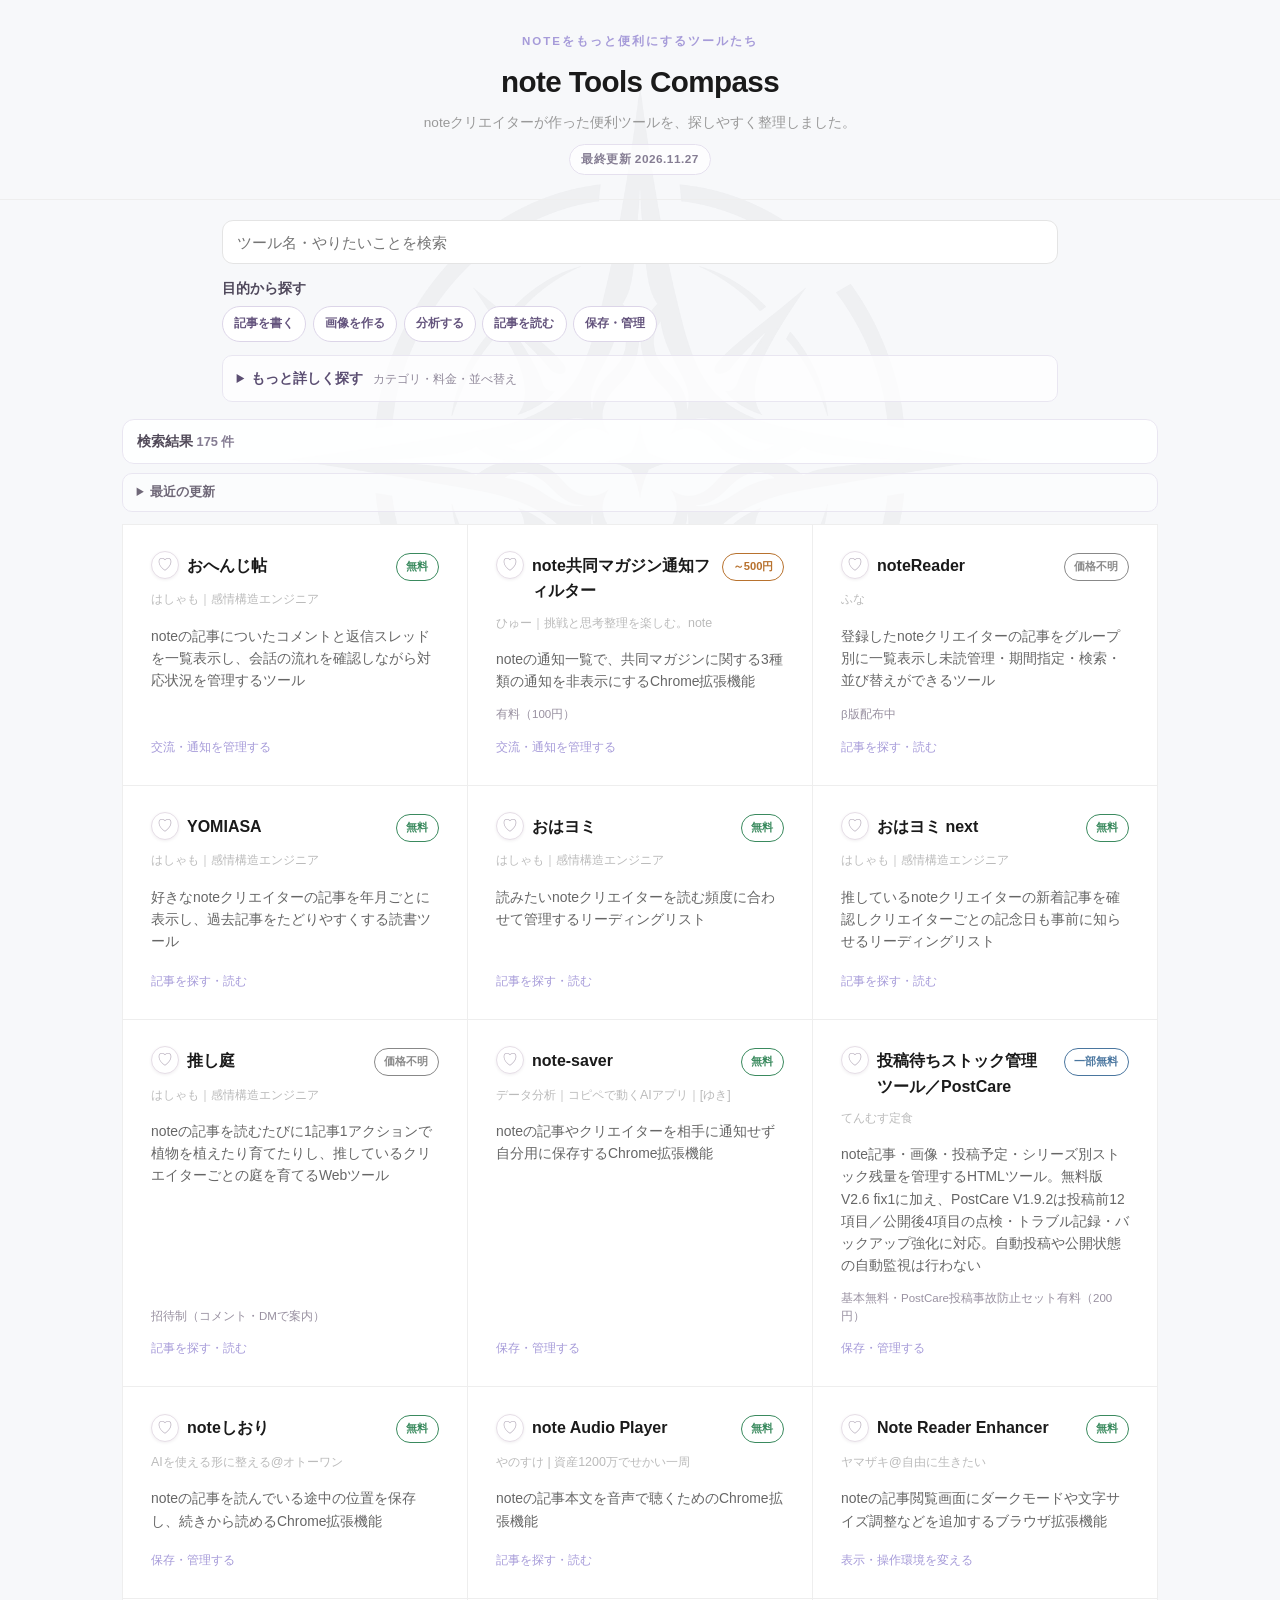
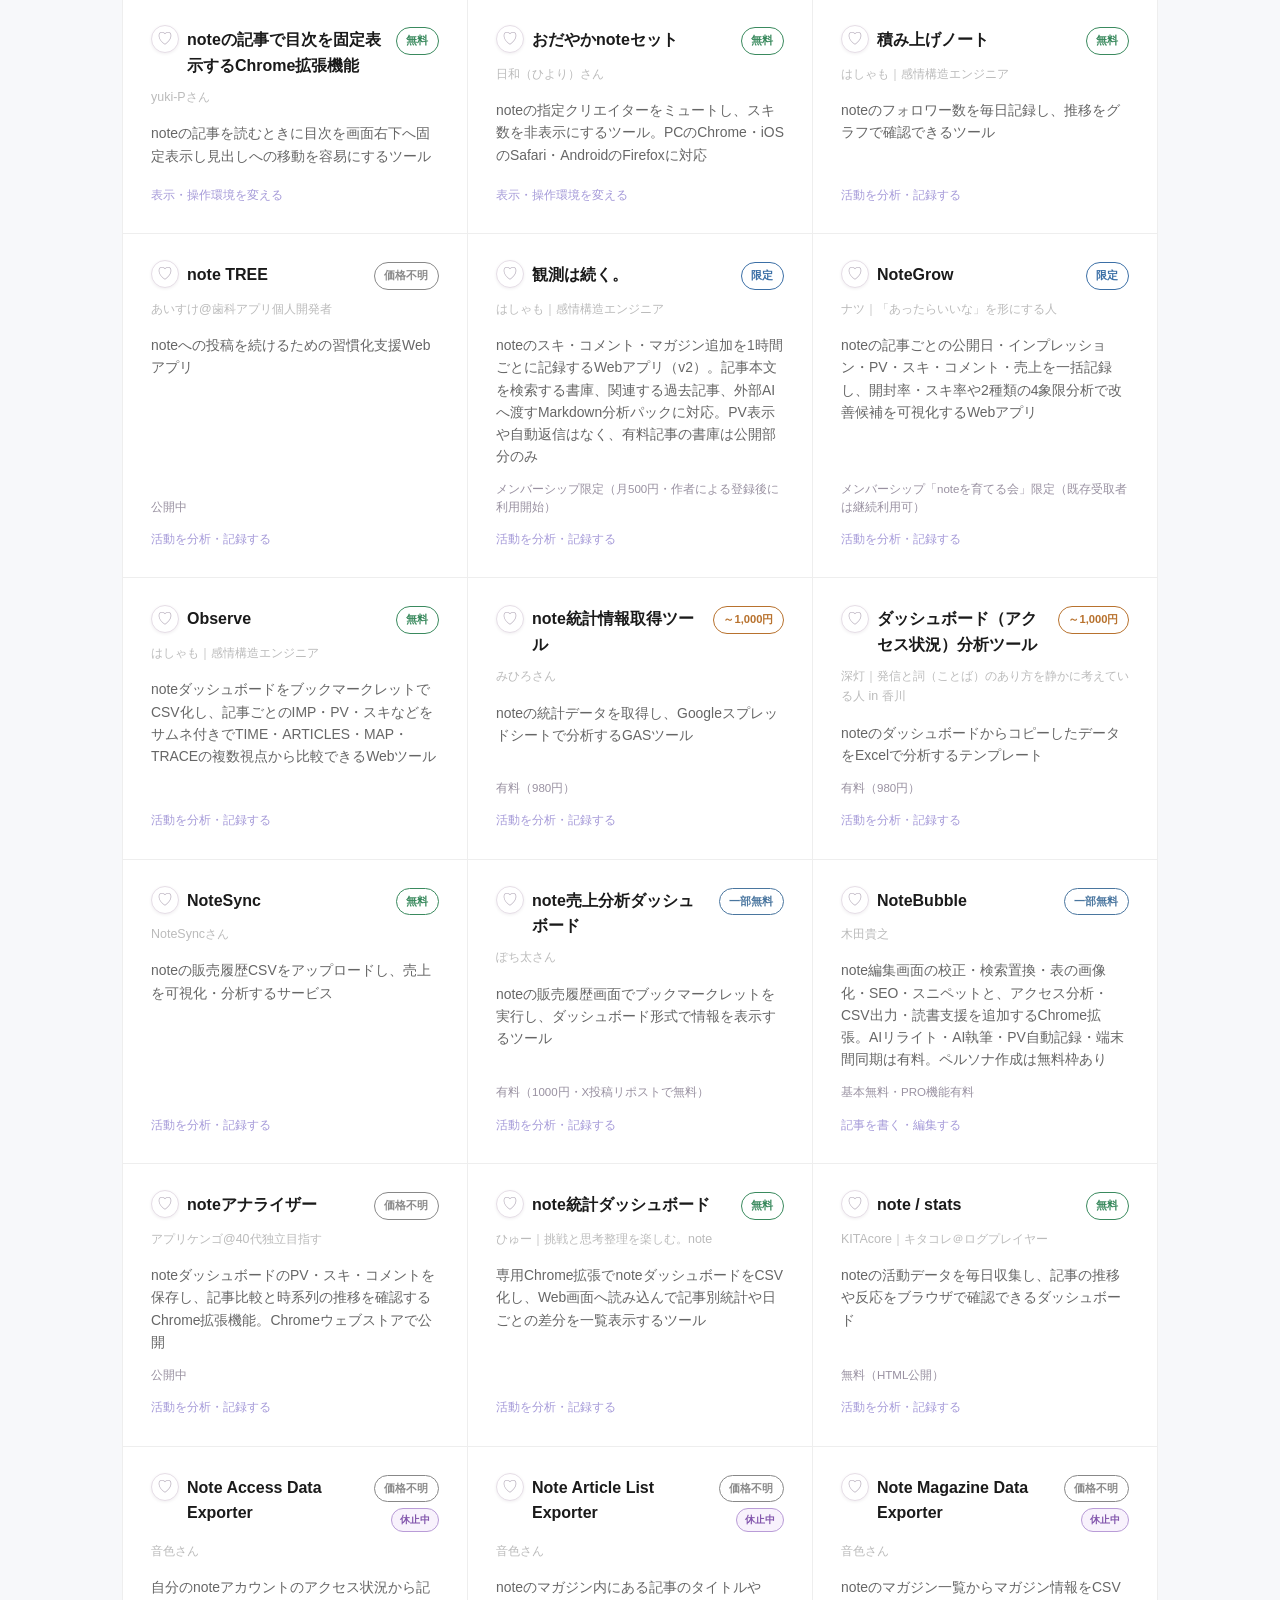
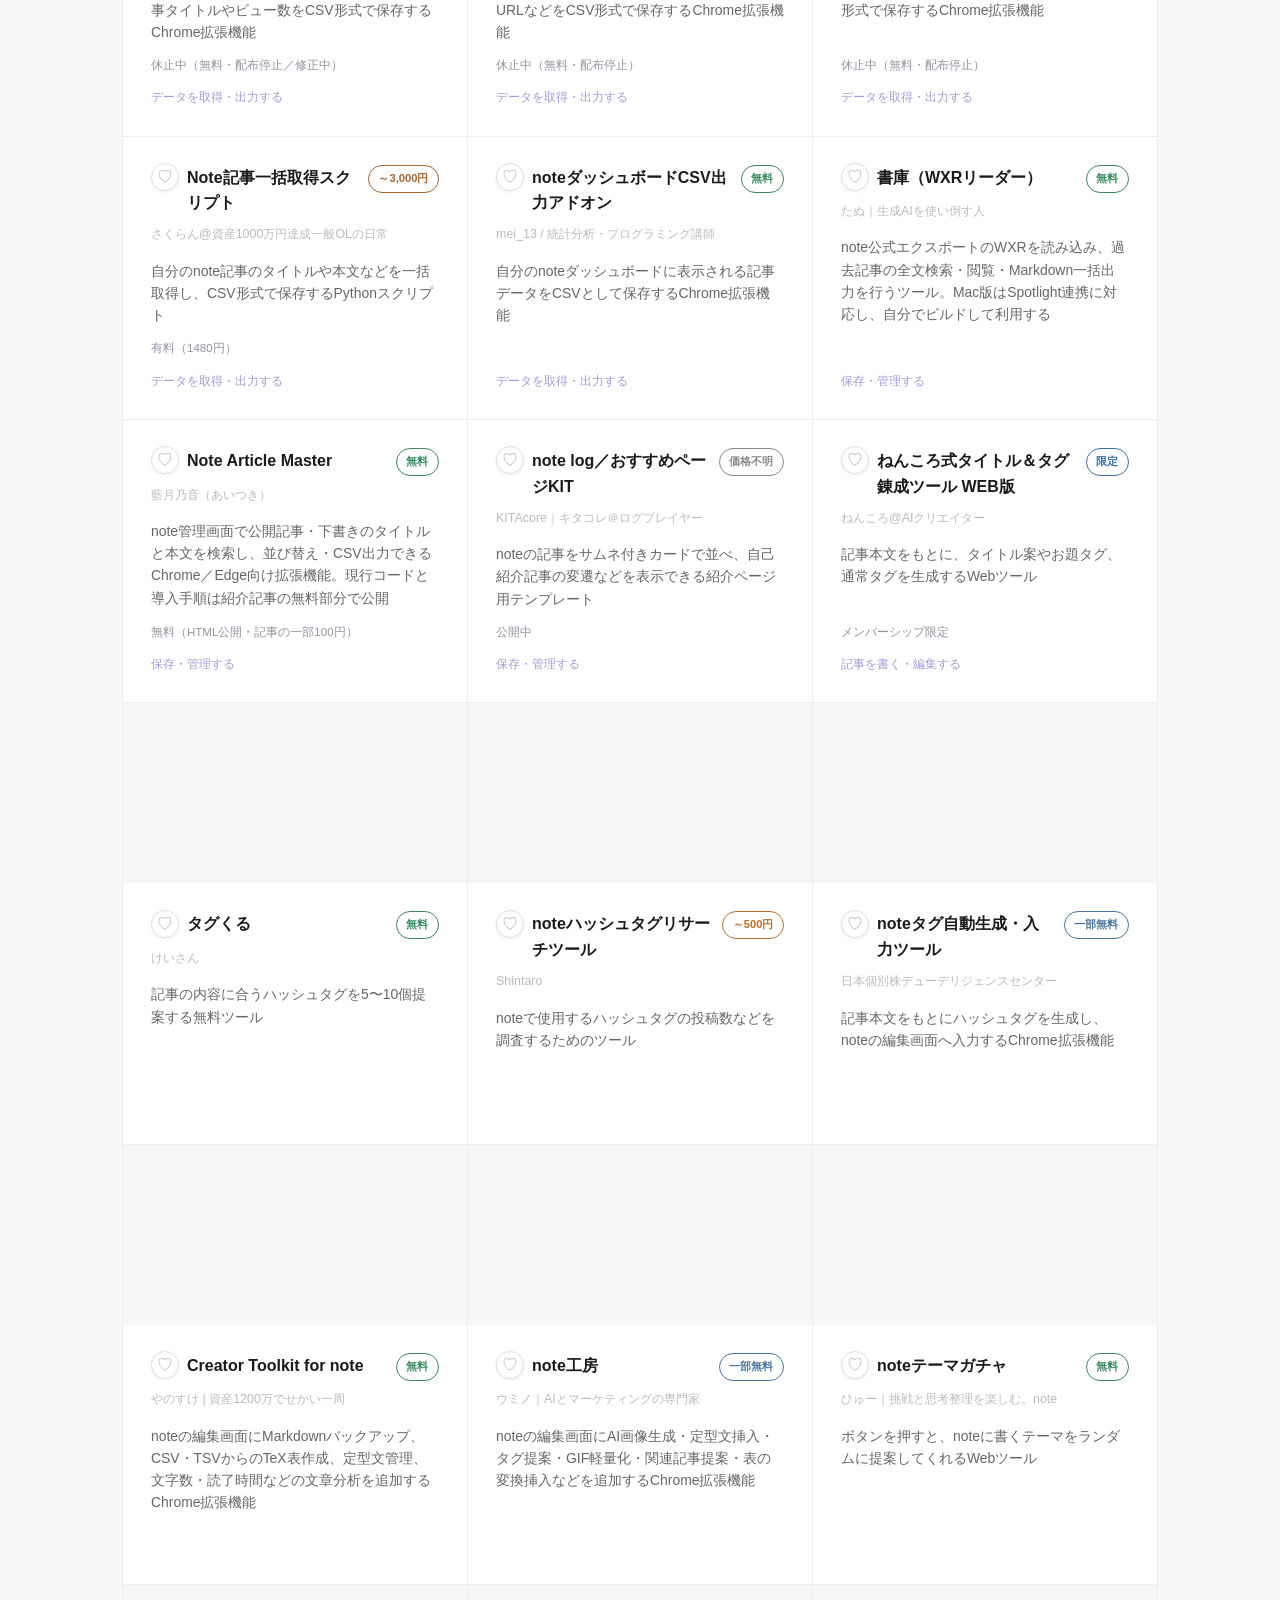
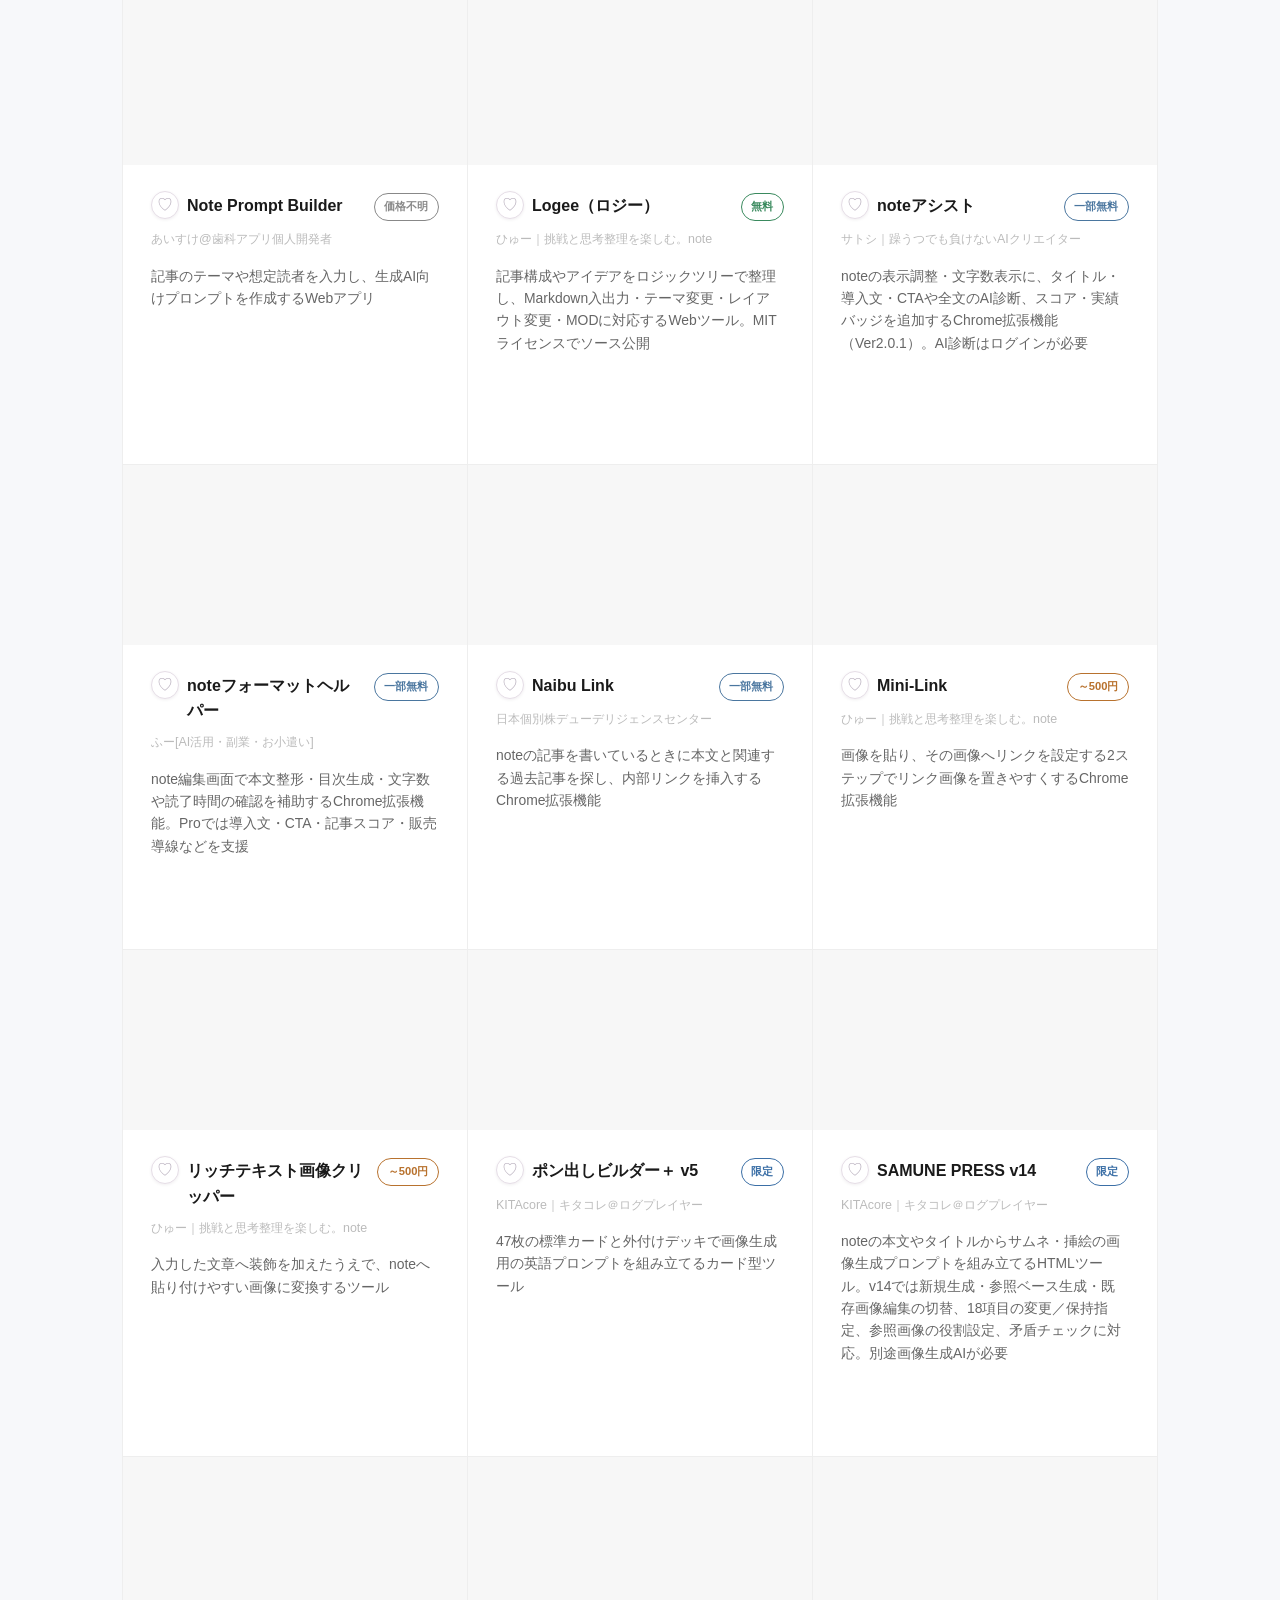
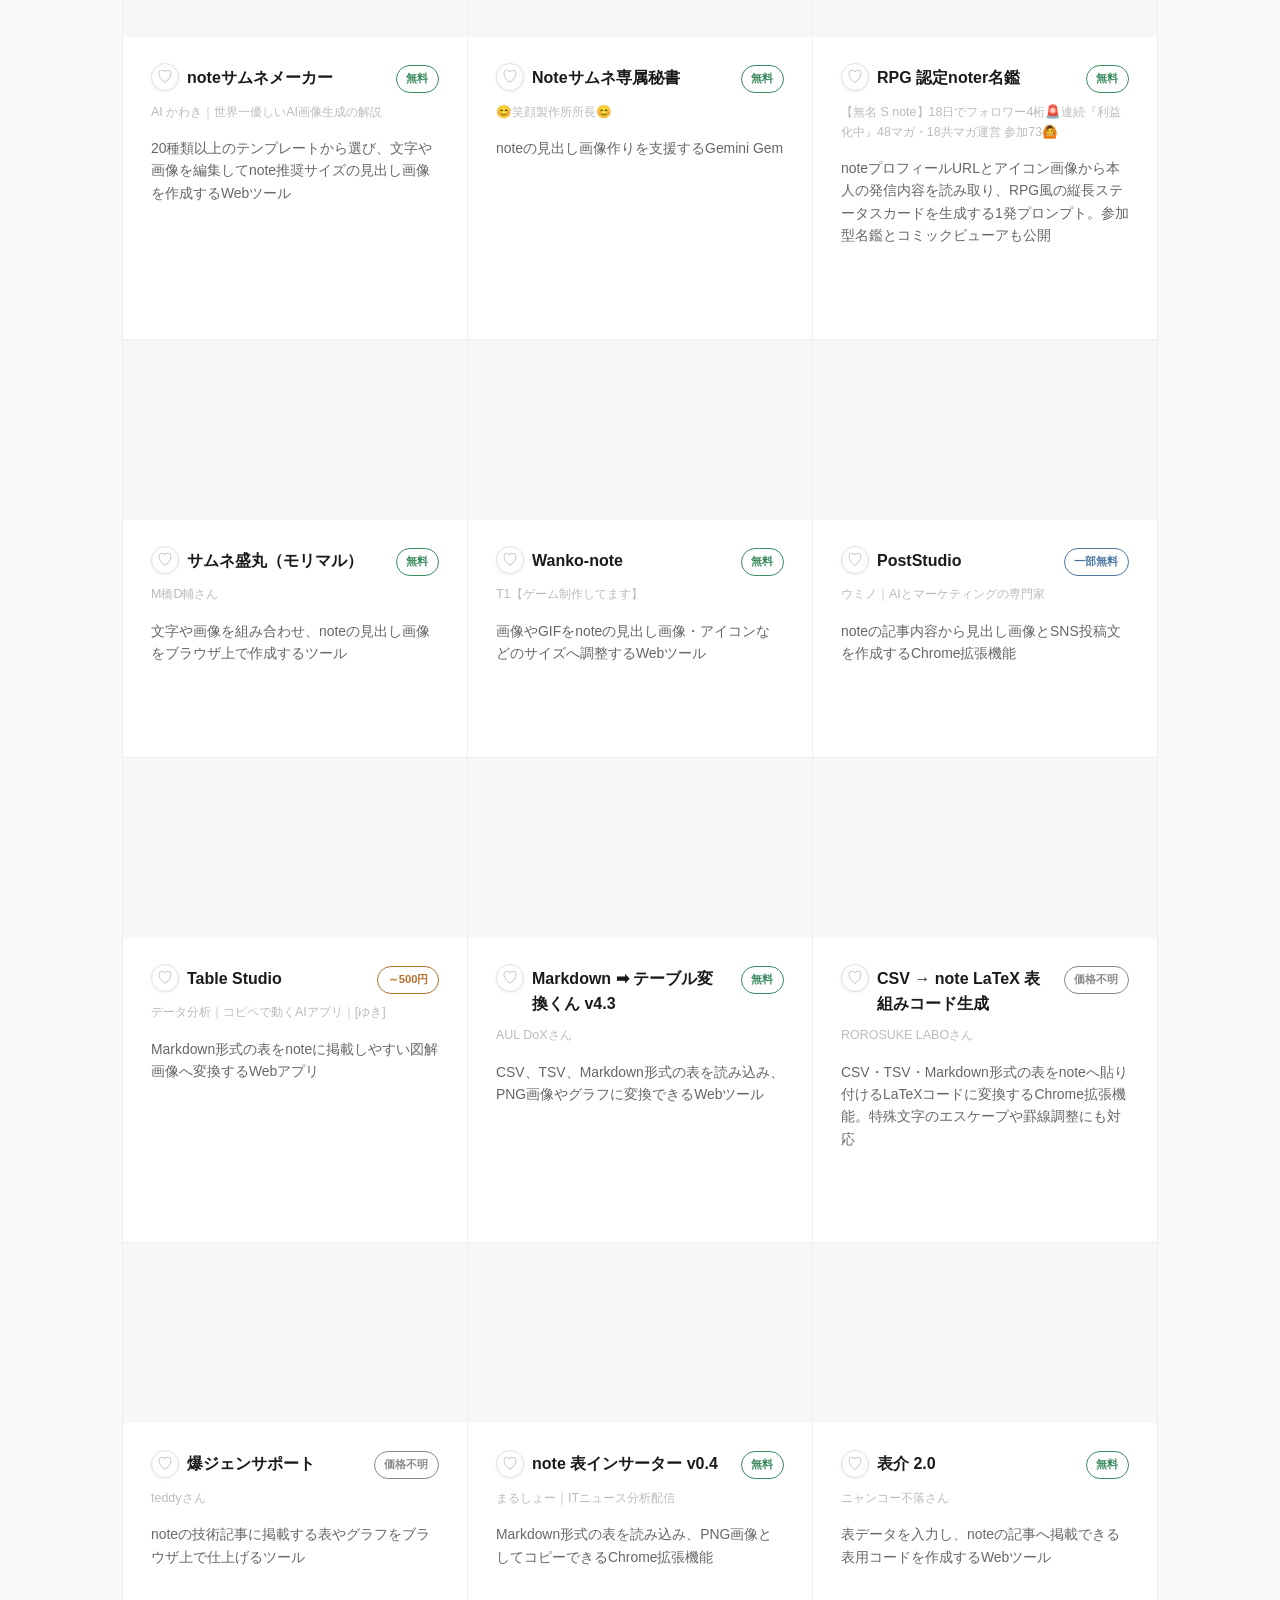
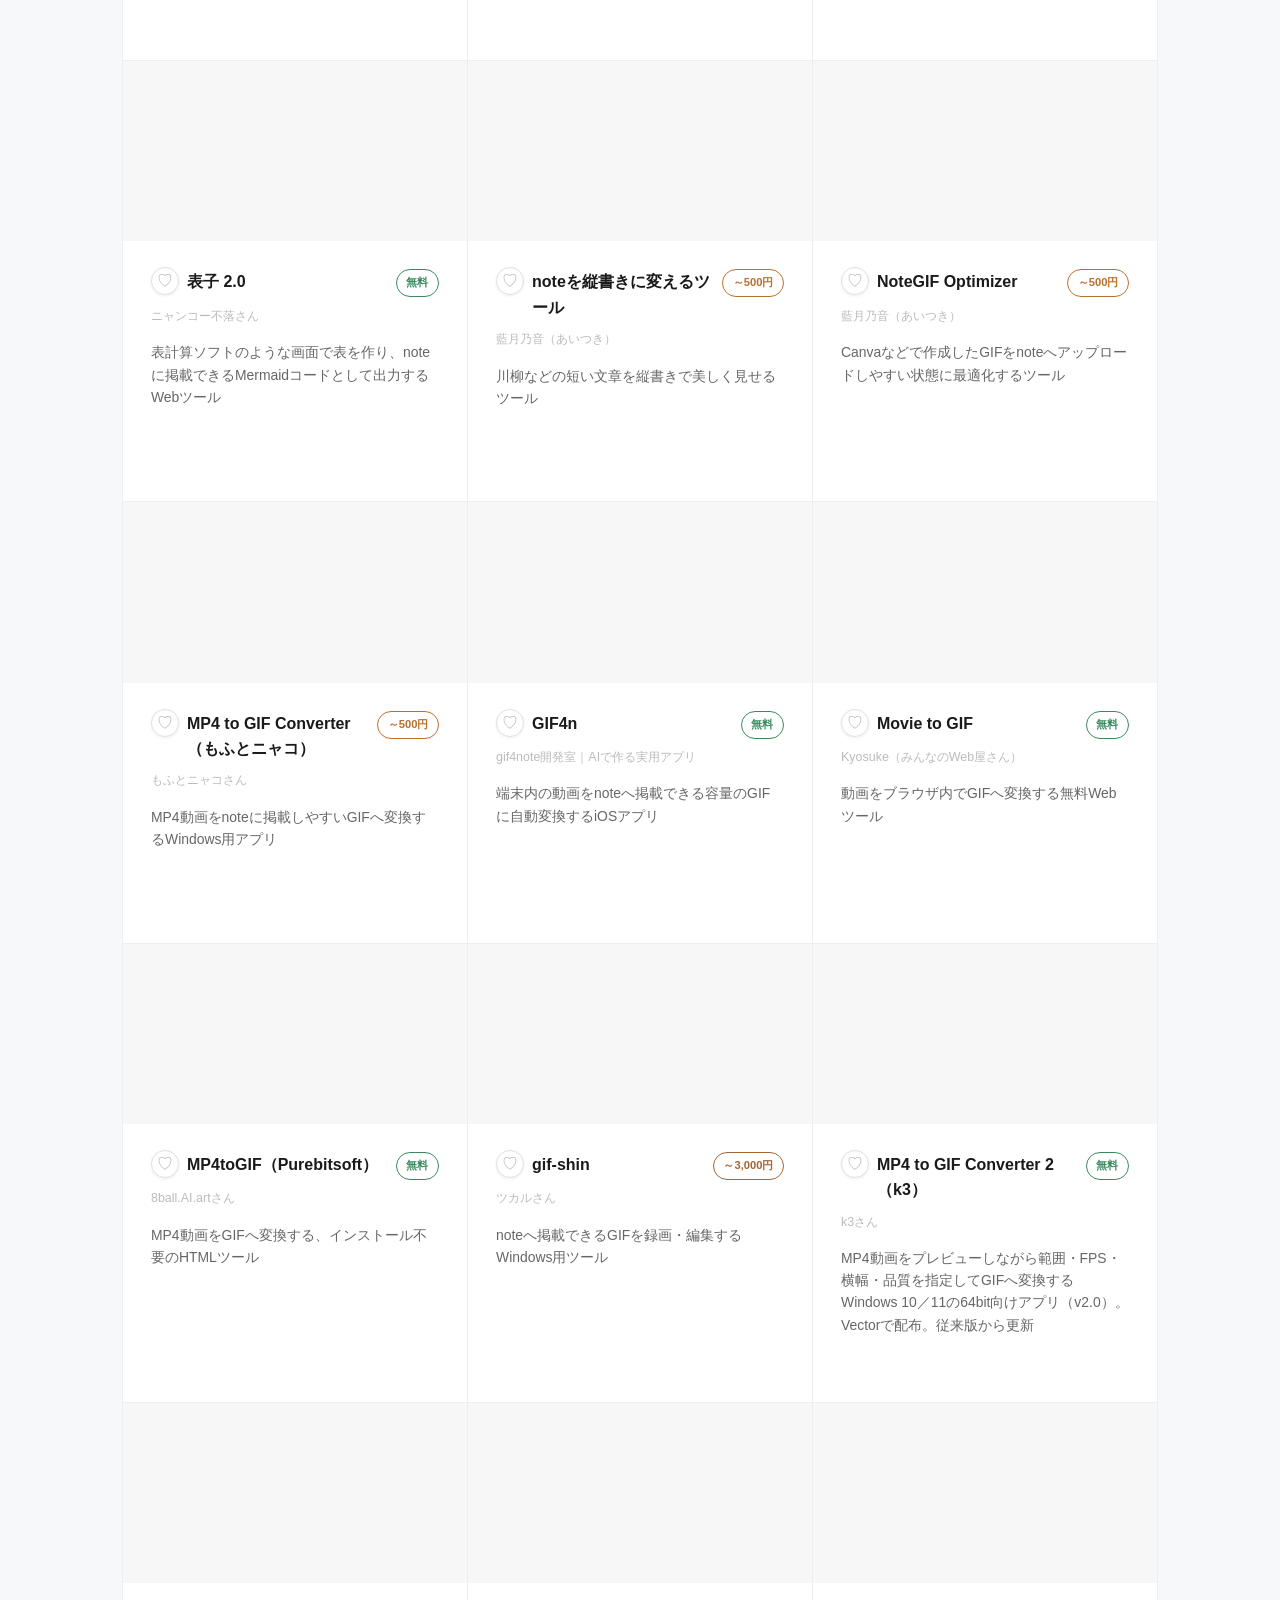
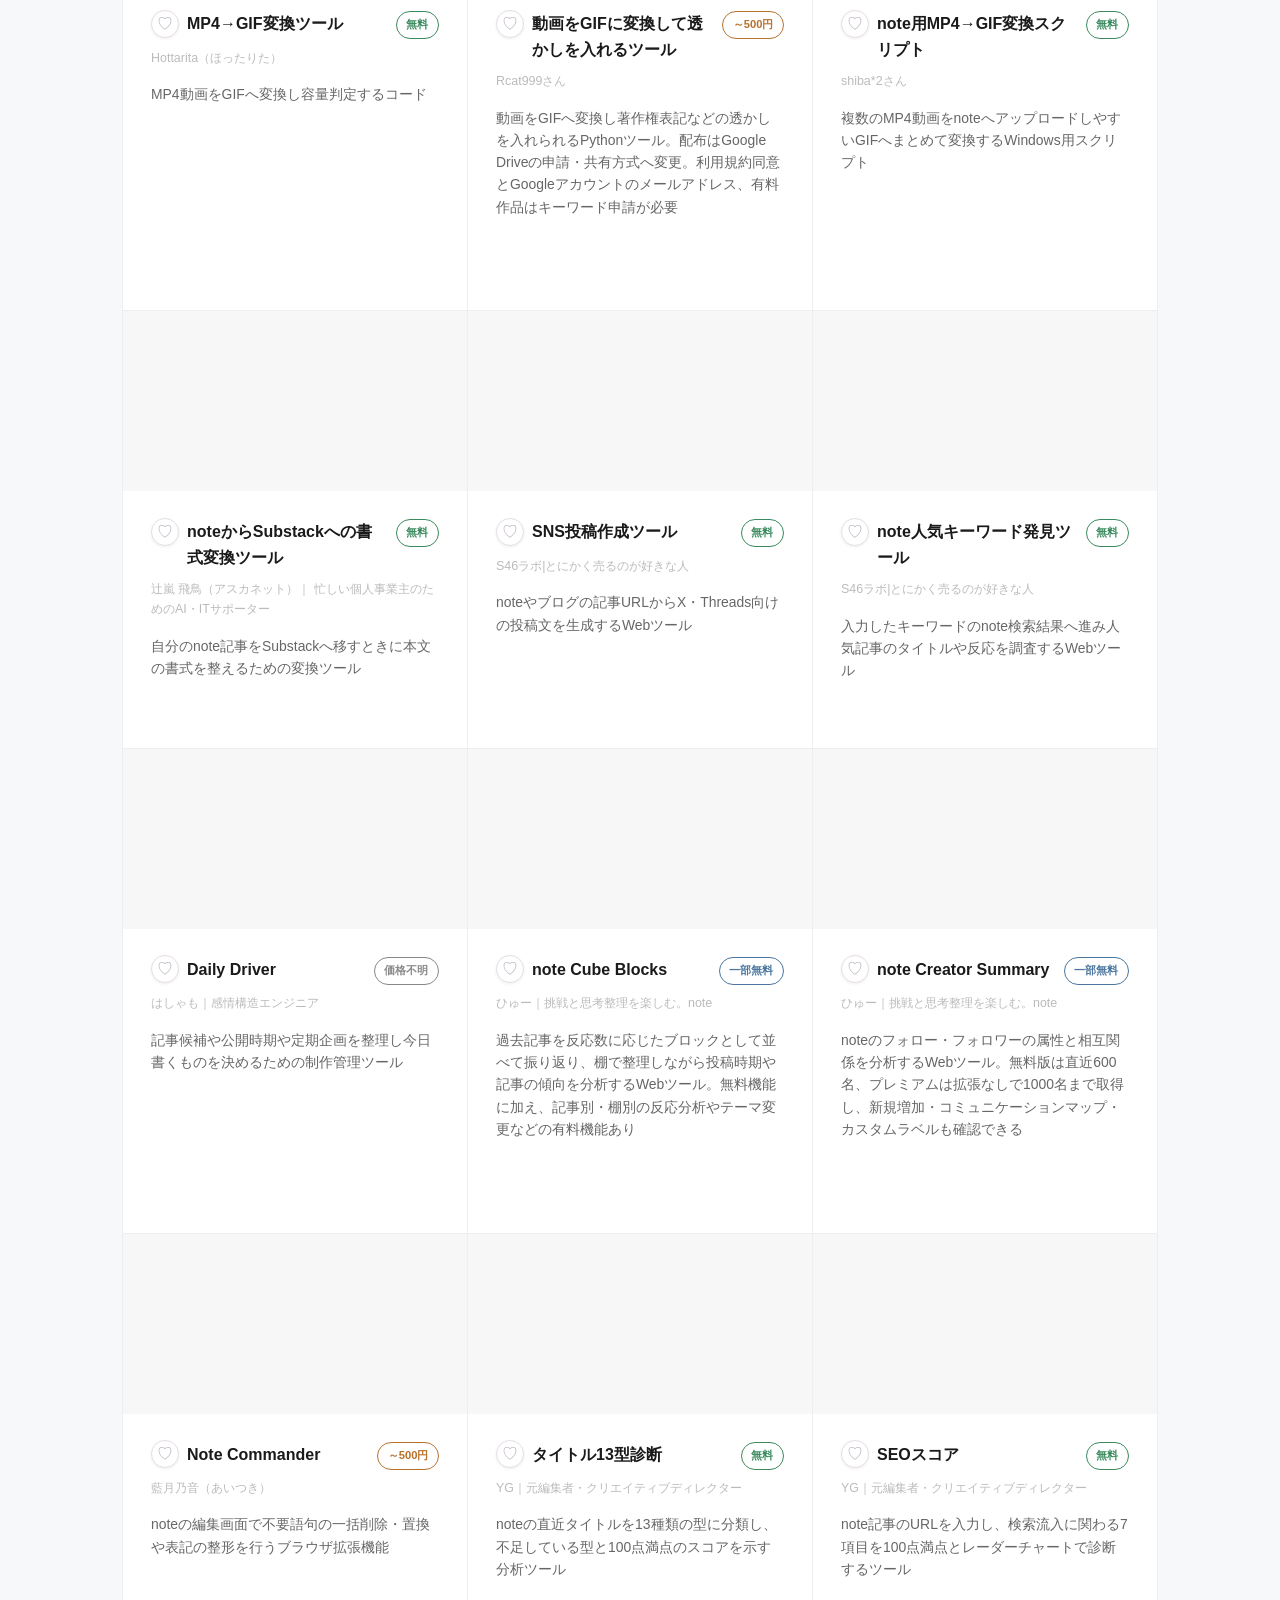
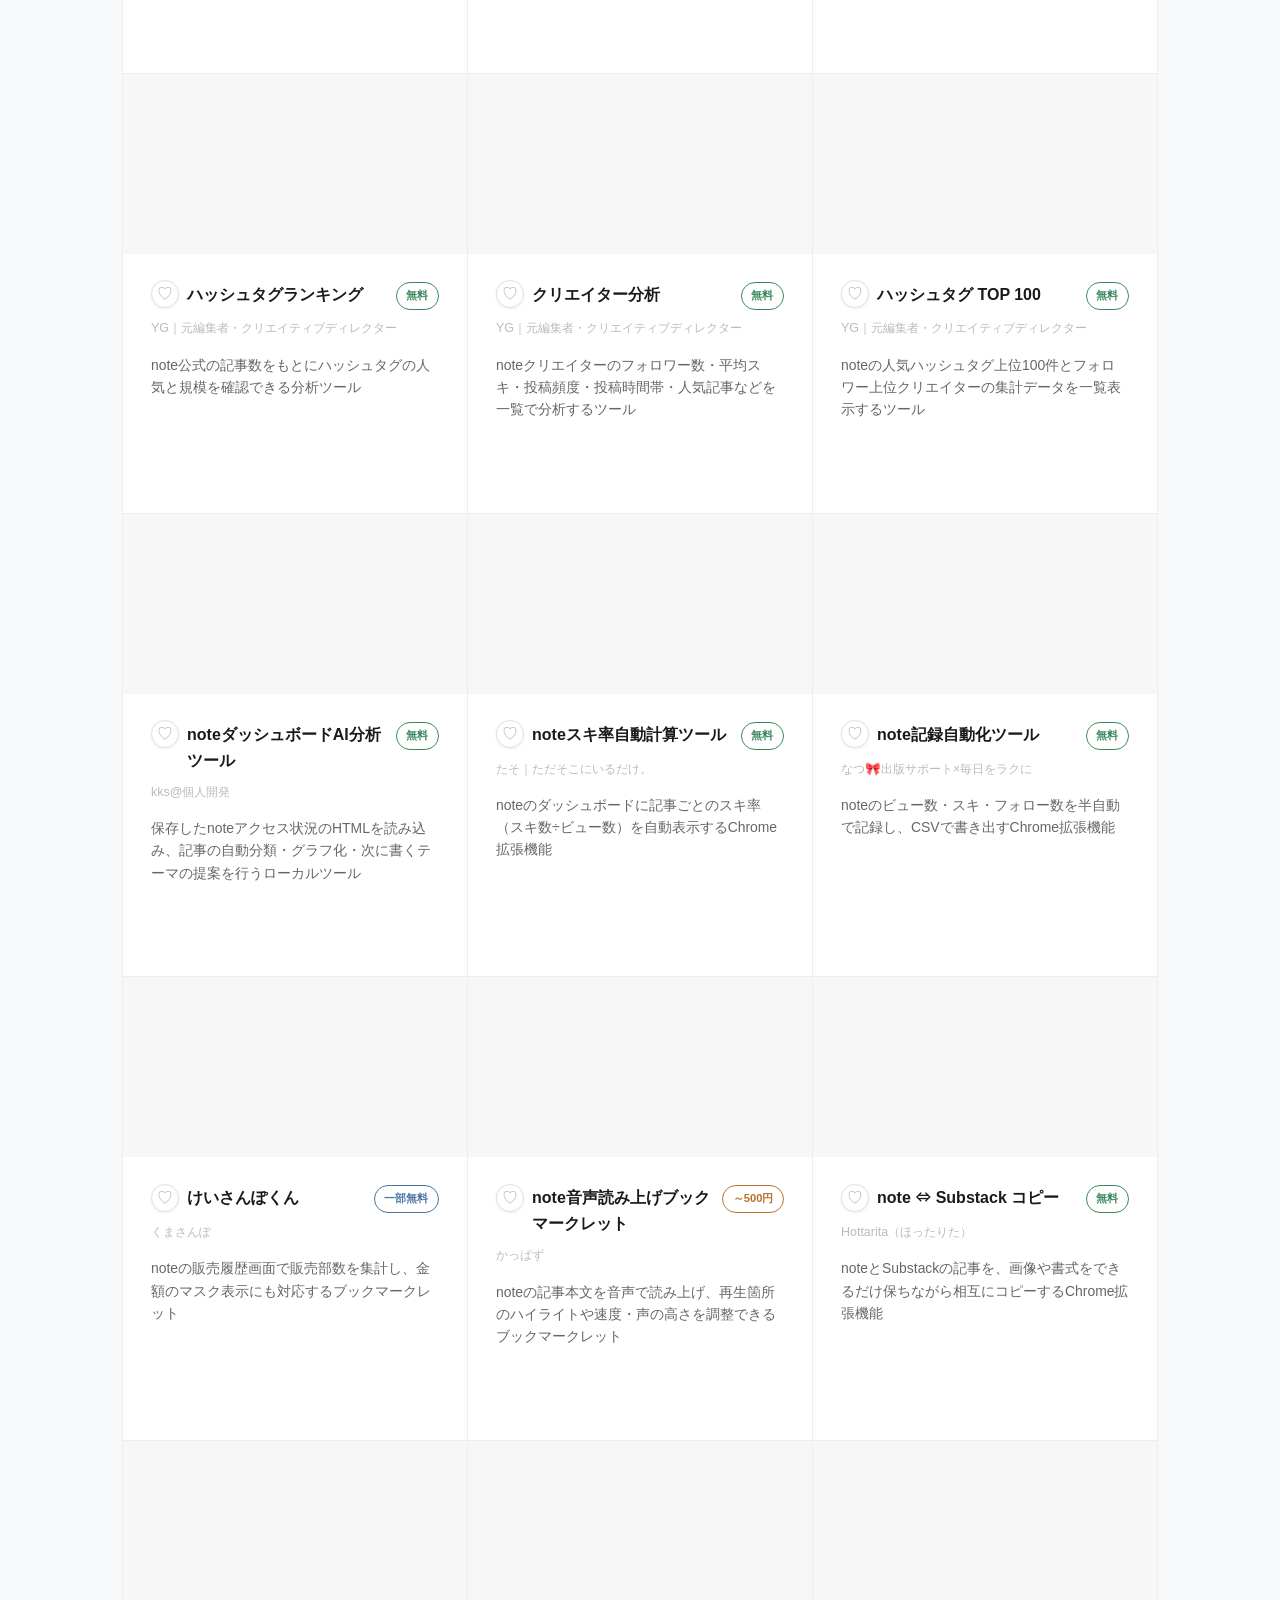
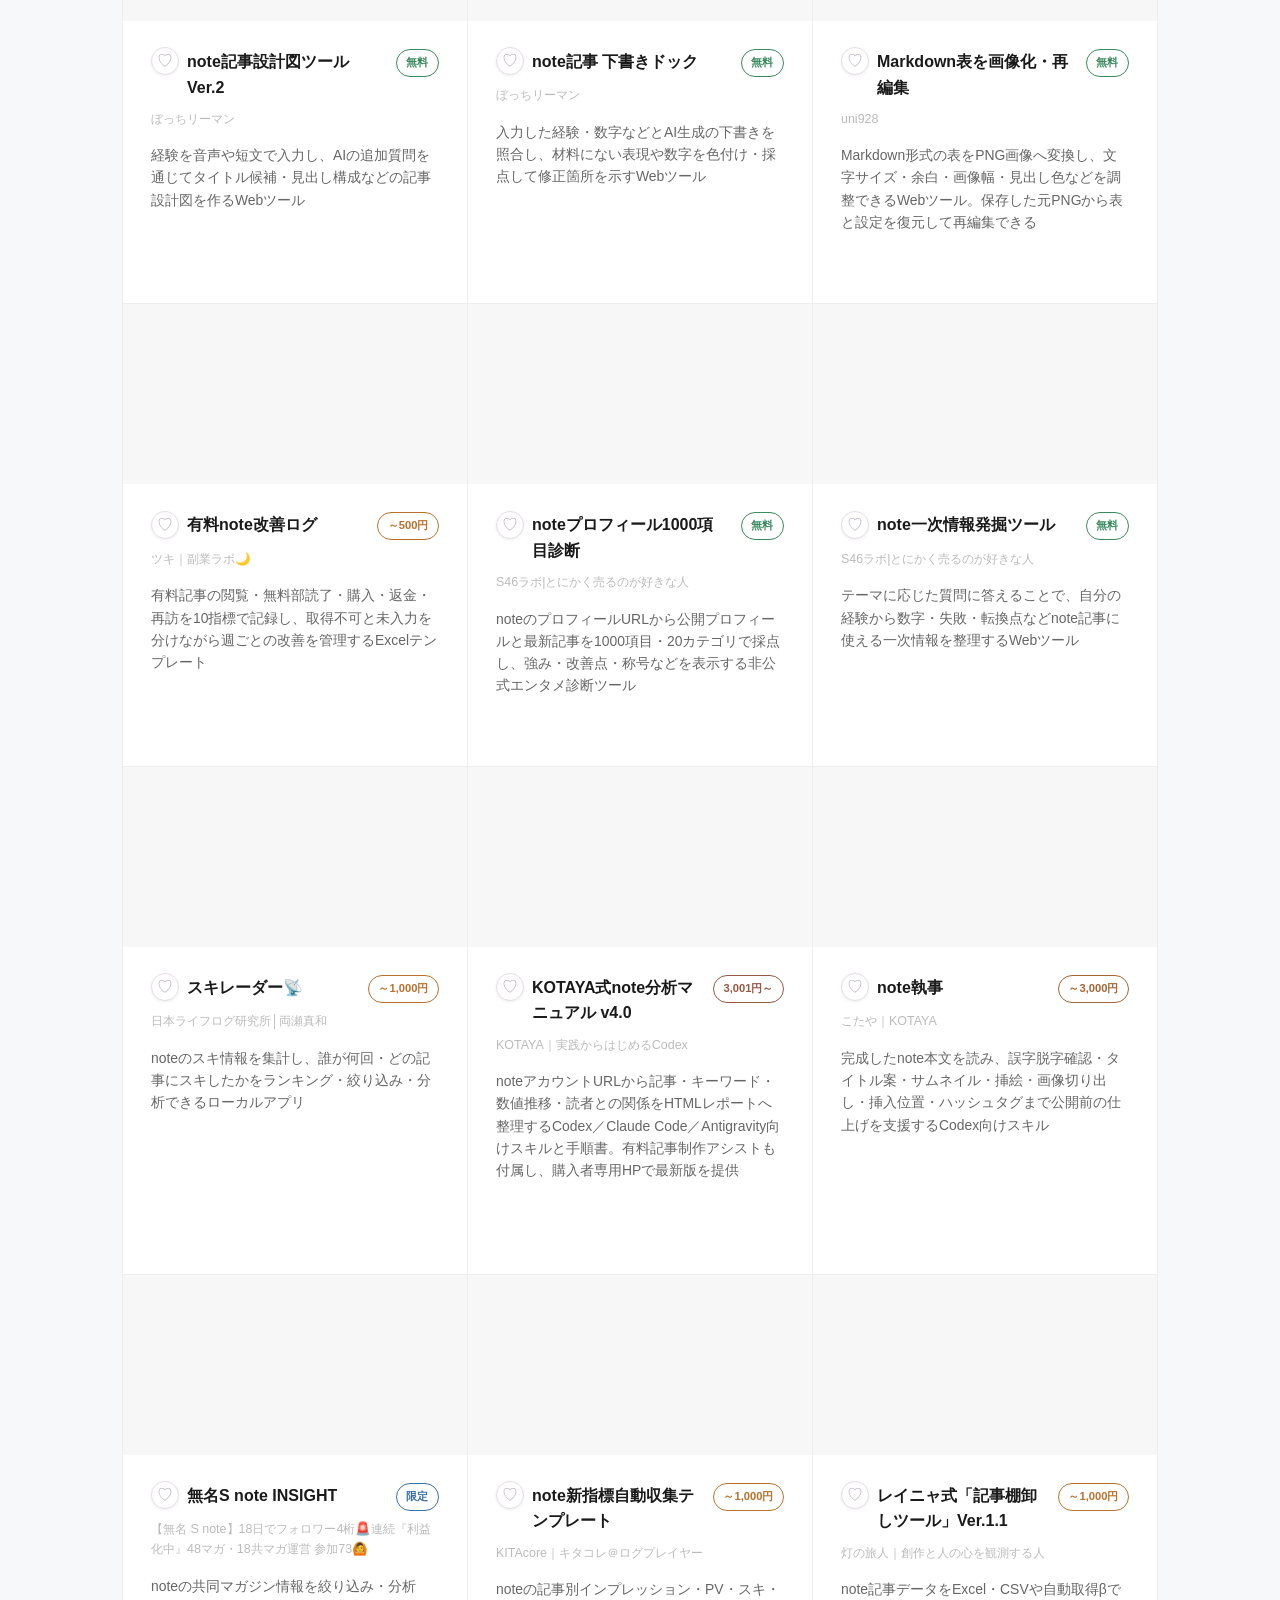
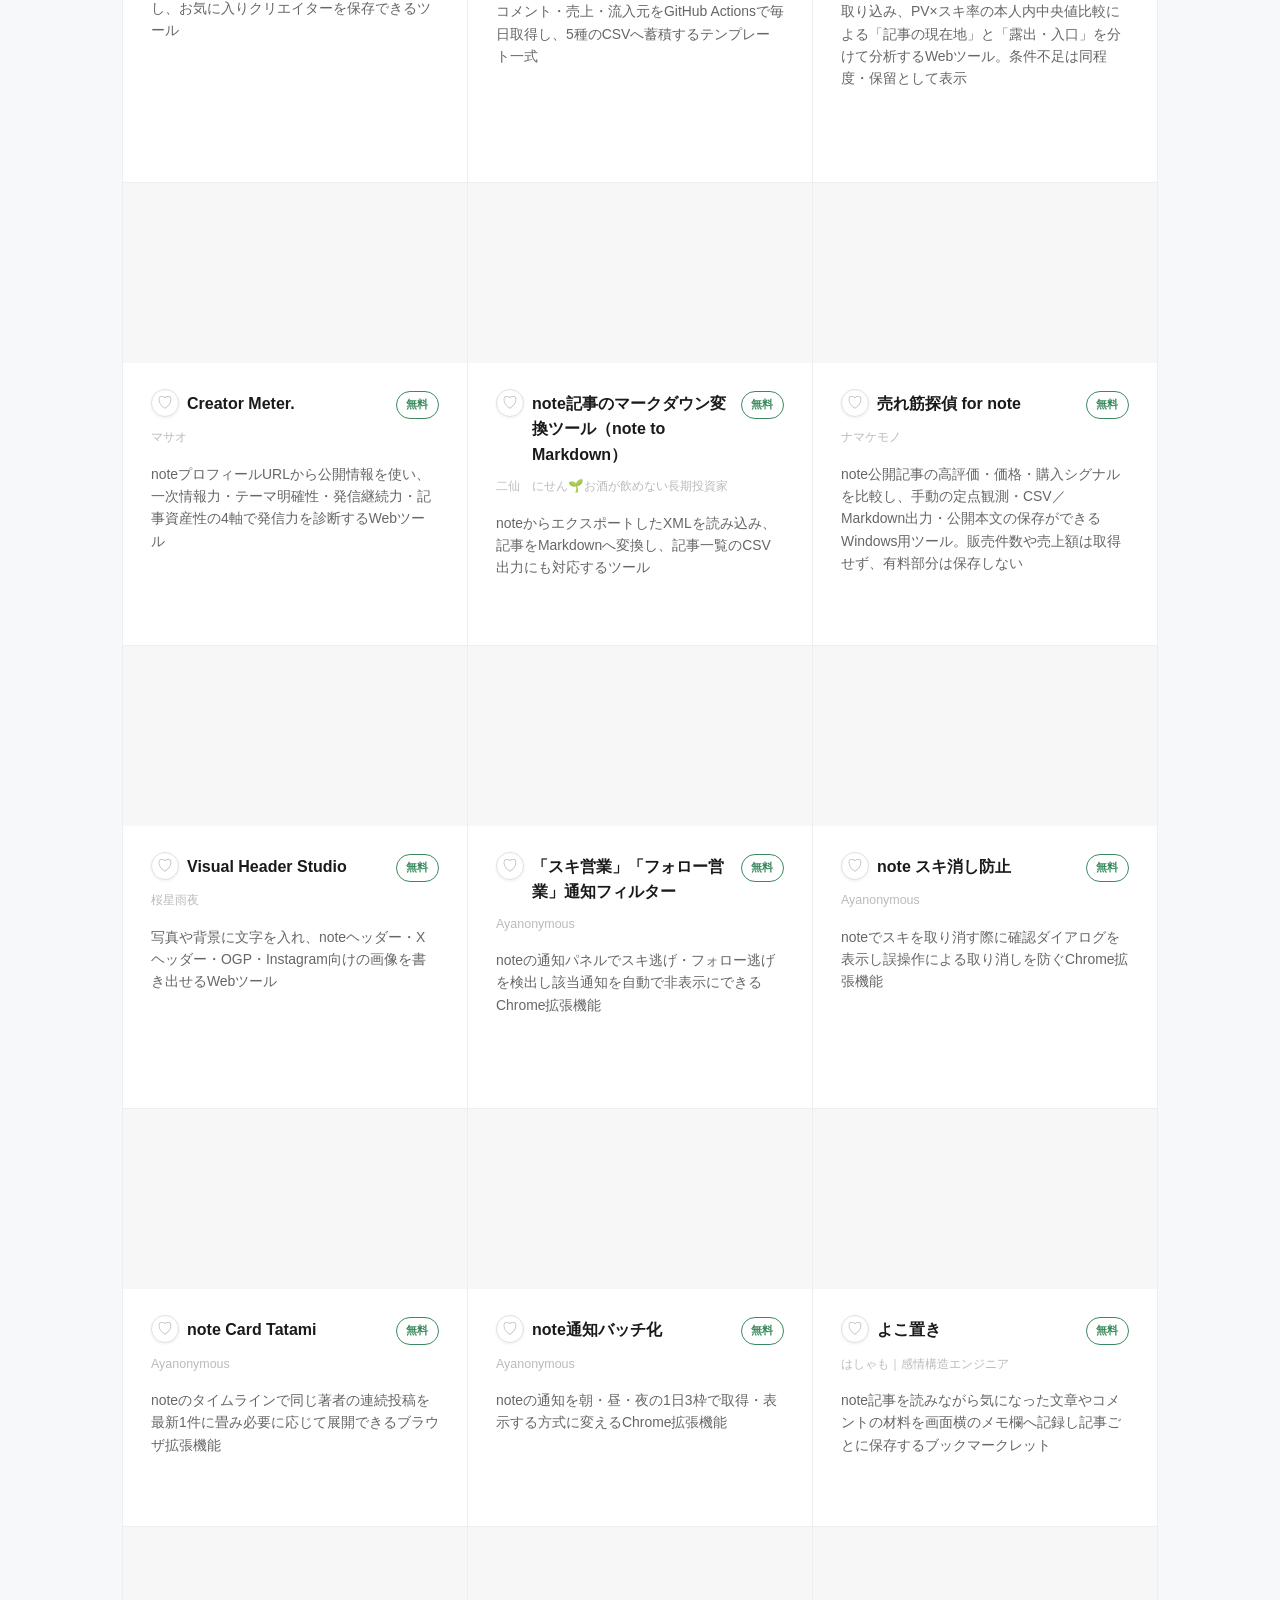
<file: index.html>
<!DOCTYPE html>
<html lang="ja">
<head>
<meta charset="UTF-8">
<meta name="viewport" content="width=device-width, initial-scale=1.0">
<meta http-equiv="Content-Security-Policy" content="default-src 'self'; script-src 'self' https://static.cloudflareinsights.com https://www.googletagmanager.com; style-src 'self'; img-src 'self' https://assets.st-note.com; connect-src 'self' https://cloudflareinsights.com https://www.google-analytics.com https://analytics.google.com https://region1.google-analytics.com; object-src 'none'; base-uri 'self'; form-action 'none'; upgrade-insecure-requests">
<meta name="referrer" content="strict-origin-when-cross-origin">
<title>note便利ツール一覧｜執筆・分析・画像作成に役立つツールを探す｜note Tools Compass</title>
<meta name="description" content="noteクリエイターが作った便利ツールを一覧で紹介。執筆、アクセス分析、画像作成、記事管理など、noteでの活動に役立つツールをカテゴリ・料金・キーワードから探せます。">
<link rel="canonical" href="https://ashes-tribirth.github.io/note-tools-site/">
<meta property="og:title" content="note便利ツール一覧｜note Tools Compass">
<meta property="og:description" content="noteの執筆・分析・画像作成などに役立つ便利ツールを、カテゴリ・料金・キーワードから探せる一覧サイト。">
<meta property="og:type" content="website">
<meta property="og:url" content="https://ashes-tribirth.github.io/note-tools-site/">
<meta property="og:site_name" content="note Tools Compass">
<meta property="og:image" content="https://ashes-tribirth.github.io/note-tools-site/sky-compass.png">
<meta property="og:image:secure_url" content="https://ashes-tribirth.github.io/note-tools-site/sky-compass.png">
<meta property="og:image:type" content="image/png">
<meta property="og:image:width" content="1254">
<meta property="og:image:height" content="1254">
<meta property="og:image:alt" content="note Tools Compass">
<meta name="note:card" content="summary">
<meta name="twitter:card" content="summary">
<meta name="twitter:title" content="note便利ツール一覧｜note Tools Compass">
<meta name="twitter:description" content="noteの執筆・分析・画像作成などに役立つ便利ツールを、カテゴリ・料金・キーワードから探せる一覧サイト。">
<meta name="twitter:image" content="https://ashes-tribirth.github.io/note-tools-site/sky-compass.png">
<link rel="icon" type="image/png" href="./favi_sky_Compass_light.png" media="(prefers-color-scheme: light)">
<link rel="icon" type="image/png" href="./favi_sky_Compass_dark.png" media="(prefers-color-scheme: dark)">
<link rel="apple-touch-icon" href="./sky-compass.png">
<link rel="stylesheet" href="./style.css?v=20261116-removals">
<script async src="https://www.googletagmanager.com/gtag/js?id=G-Z4E1HBRD0J"></script>
<script src="./analytics.js?v=20260918" defer></script>
<script src="./app.js?v=20261127-roll" defer></script>
</head>
<body>
  <header class="header">
    <p class="eyebrow">noteをもっと便利にするツールたち</p>
    <h1>note Tools Compass</h1>
    <p>noteクリエイターが作った便利ツールを、探しやすく整理しました。</p>
    <p id="pageUpdatedAt" class="page-updated">最終更新 読み込み中</p>
  </header>

  <main>
    <section class="controls" id="searchControls" aria-label="ツール検索と絞り込み">
      <div class="search-wrap">
        <label for="searchInput" class="visually-hidden">ツール名・作者・キーワードで検索</label>
        <input type="search" id="searchInput" placeholder="ツール名・やりたいことを検索" autocomplete="off">
      </div>
      <div class="purpose-search" role="group" aria-label="目的から探す">
        <h2>目的から探す</h2>
        <div class="purpose-buttons">
          <button type="button" data-purpose="記事を書く・編集する" aria-pressed="false">記事を書く</button>
          <button type="button" data-purpose="画像・デザインを作る" aria-pressed="false">画像を作る</button>
          <button type="button" data-purpose="活動を分析・記録する" aria-pressed="false">分析する</button>
          <button type="button" data-purpose="記事を探す・読む" aria-pressed="false">記事を読む</button>
          <button type="button" data-purpose="保存・管理する" aria-pressed="false">保存・管理</button>
        </div>
      </div>
      <details class="advanced-search" id="advancedSearch">
        <summary>もっと詳しく探す <span>カテゴリ・料金・並べ替え</span></summary>
        <div class="advanced-search-content">
          <p class="quick-guide"><strong>使い方：</strong>条件を組み合わせて絞り込みます。♡でお気に入り保存。探し直すときは「条件をクリア」。</p>
          <div class="filter-row">
            <div class="select-filters">
              <select id="categoryFilter" aria-label="カテゴリ"><option value="">すべてのカテゴリ</option></select>
              <select id="priceFilter" aria-label="料金"><option value="">すべての料金</option></select>
              <select id="sortOrder" aria-label="並べ替え"><option value="default">標準の順番</option><option value="updated">情報更新が新しい順</option><option value="name">ツール名順</option><option value="author">作者名順</option></select>
            </div>
            <div class="toggle-filters" aria-label="表示設定">
              <label class="toggle-control toggle-thumbnail">
                <input type="checkbox" id="thumbnailDisplay" checked>
                <span class="toggle-track" aria-hidden="true"><span class="toggle-knob"></span></span>
                <span class="toggle-text">サムネ表示</span>
              </label>
              <label class="toggle-control toggle-favorite">
                <input type="checkbox" id="favoriteFilter">
                <span class="toggle-track" aria-hidden="true"><span class="toggle-knob"></span></span>
                <span class="toggle-text">お気に入りのみ</span>
              </label>
            </div>
          </div>
        </div>
      </details>
    </section>

    <div class="grid-wrap">
      <div class="results-overview" id="resultsOverview">
        <div class="results-heading">
          <h2>検索結果 <span id="resultSummaryCount" aria-live="polite">読み込み中</span></h2>
          <button type="button" id="resetBtn" hidden>条件をクリア</button>
        </div>
        <div id="activeFilters" class="active-filters" aria-label="適用中の検索条件" hidden></div>
      </div>
      <details class="update-log" id="recentUpdates">
        <summary id="updateLogTitle">最近の更新</summary>
        <div id="updateLogList" class="update-log-list" tabindex="0" aria-live="polite">
          <p>更新履歴を読み込み中</p>
        </div>
      </details>
      <div id="toolsGrid"><div class="loading-state">読み込み中...</div></div>
    </div>

    <div class="policy-wrap">
      <details class="policy">
        <summary>掲載対象・免責事項</summary>
        <div class="policy-content">
          <h2>掲載対象について</h2>
          <p>noteでの「書く・読む・分析する・管理する・交流する・販売する」といった活動を、具体的に助ける目的で作られたツールを掲載しています。</p>
          <p>Webサービス、アプリ、ブラウザ拡張機能、GPT、スクリプト、テンプレートなど、形は問いません。作者本人の記事などから、機能・利用方法・公開状況を確認できるものを対象とします。</p>
          <p>次のものは原則として掲載しません。</p>
          <ul>
            <li>note向けの機能や設計がない一般的なサービス</li>
            <li>ノウハウ記事や作り方の解説</li>
            <li>コピペして使うプロンプト単体</li>
            <li>機能や公開予定が確認できない構想段階のもの</li>
            <li>作者や一次情報を確認できないもの</li>
            <li>不正アクセス、過度な自動取得、スパム、権利侵害など、noteの利用規約や関連ルールに反するおそれが高いツール</li>
          </ul>
          <p>一般的なサービスを利用していても、note向けの独立した仕組みとして公開されているツールやGPTは掲載対象とします。</p>

          <h2>免責事項</h2>
          <p>各カードの見出し画像は、掲載先の記事を識別しやすくする目的で表示しています。画像の著作権は各権利者に帰属します。記事側で画像が変更・削除された場合、当サイトの表示にも影響することがあります。</p>
          <p>掲載時点で確認できる情報をもとに紹介していますが、各ツールの動作、安全性、正確性、継続提供、noteの利用規約への適合性を当サイトが保証するものではありません。</p>
          <p>ツールの仕様や利用条件、noteの利用規約は変更される場合があります。利用する際は、作者が示す最新情報とnoteの利用規約をご自身で確認してください。ツールの利用によって生じた損害やトラブルについて、当サイトは責任を負いません。</p>

          <h2>掲載内容の修正・削除について</h2>
          <p>本サイトに掲載されているご自身の記事・ツール・サムネイルについて、掲載内容の修正または削除をご希望の場合は、<a href="https://note.com/flux_water" target="_blank" rel="noopener noreferrer">運営者・そらのnoteページ</a>からご連絡ください。</p>
          <p>ご本人からのご連絡であることを確認したうえで、速やかに対応します。掲載の削除、サムネイルのみの非表示、説明文や公開状況の修正など、ご希望の内容をお知らせください。削除理由をご説明いただく必要はありません。</p>
        </div>
      </details>
    </div>
  </main>

  <footer class="footer"><p>noteクリエイターが作成したツールをまとめています</p></footer>

  <!-- Cloudflare Web Analytics -->
  <script type="module" src="https://static.cloudflareinsights.com/beacon.min.js" data-cf-beacon='{"token":"5397c00c48ac4b6b983cba4af36a3416"}'></script>
  <!-- End Cloudflare Web Analytics -->
</body>
</html>
</file>
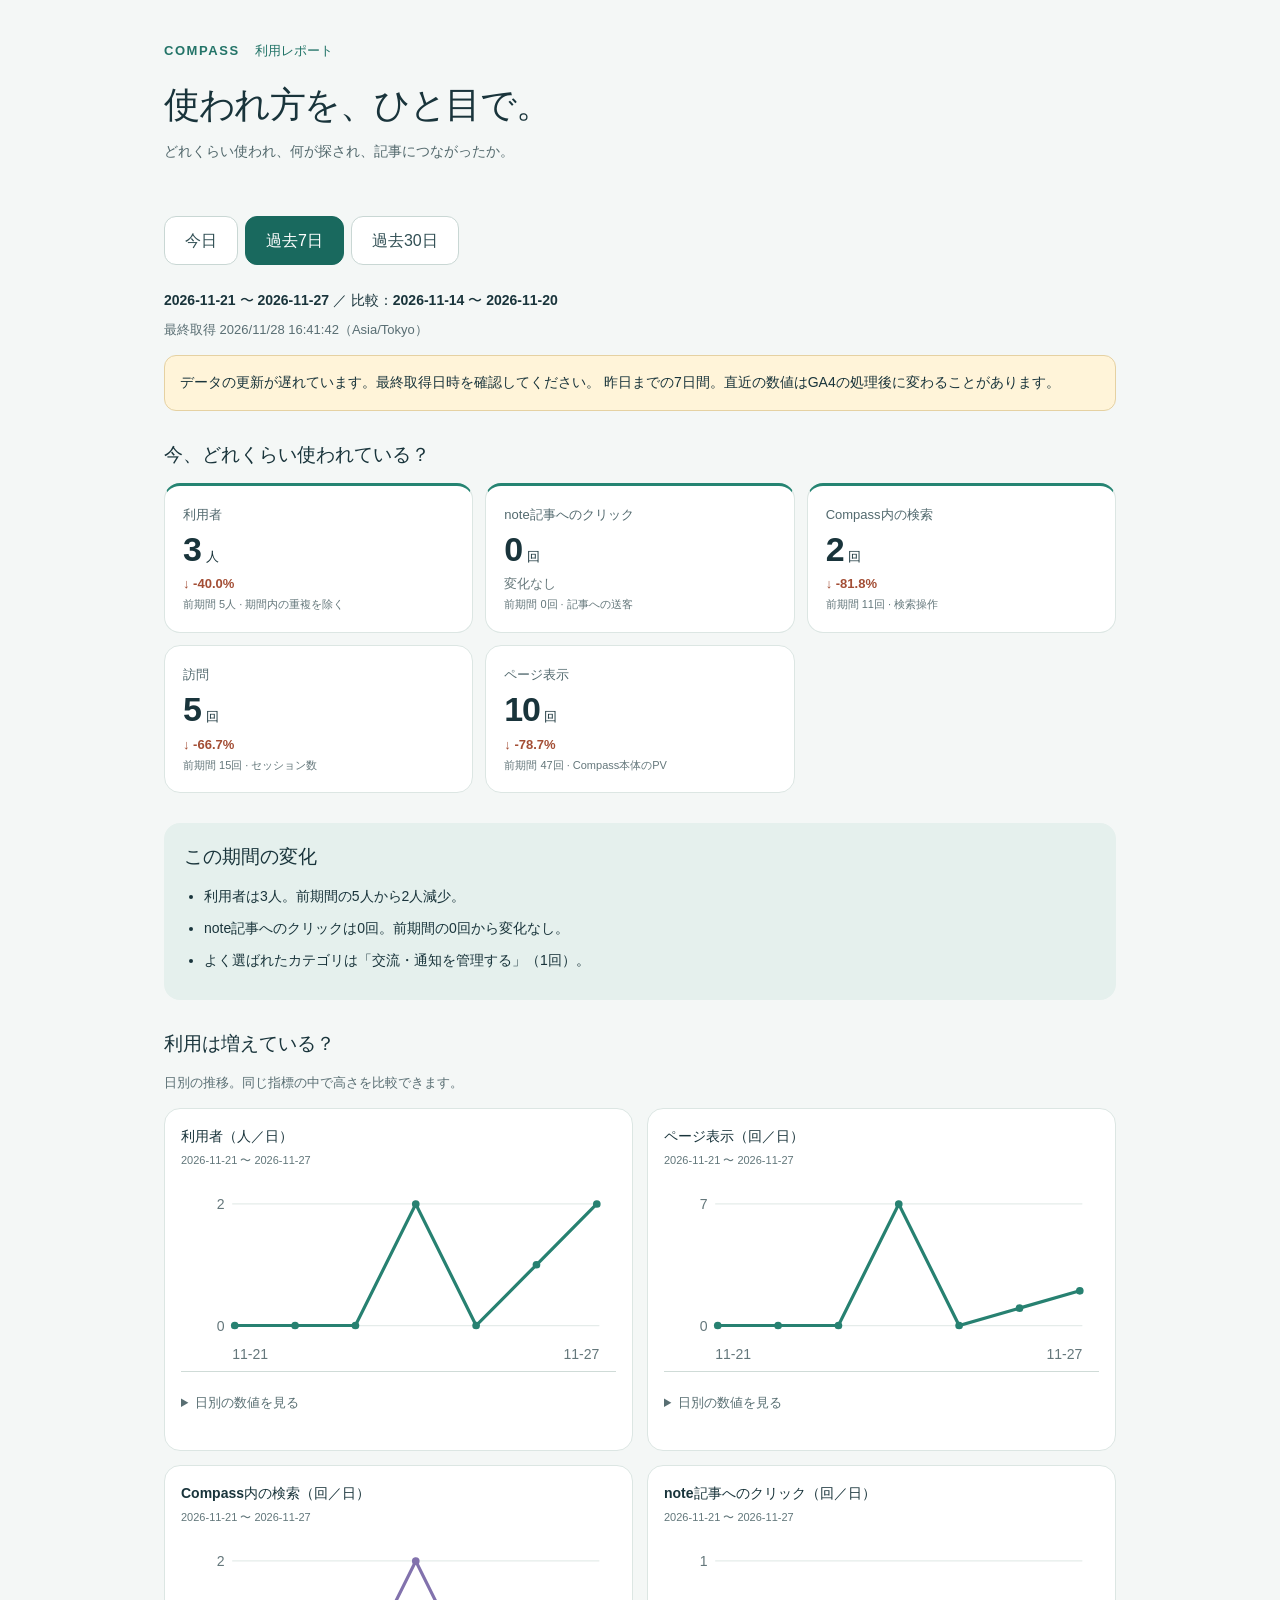
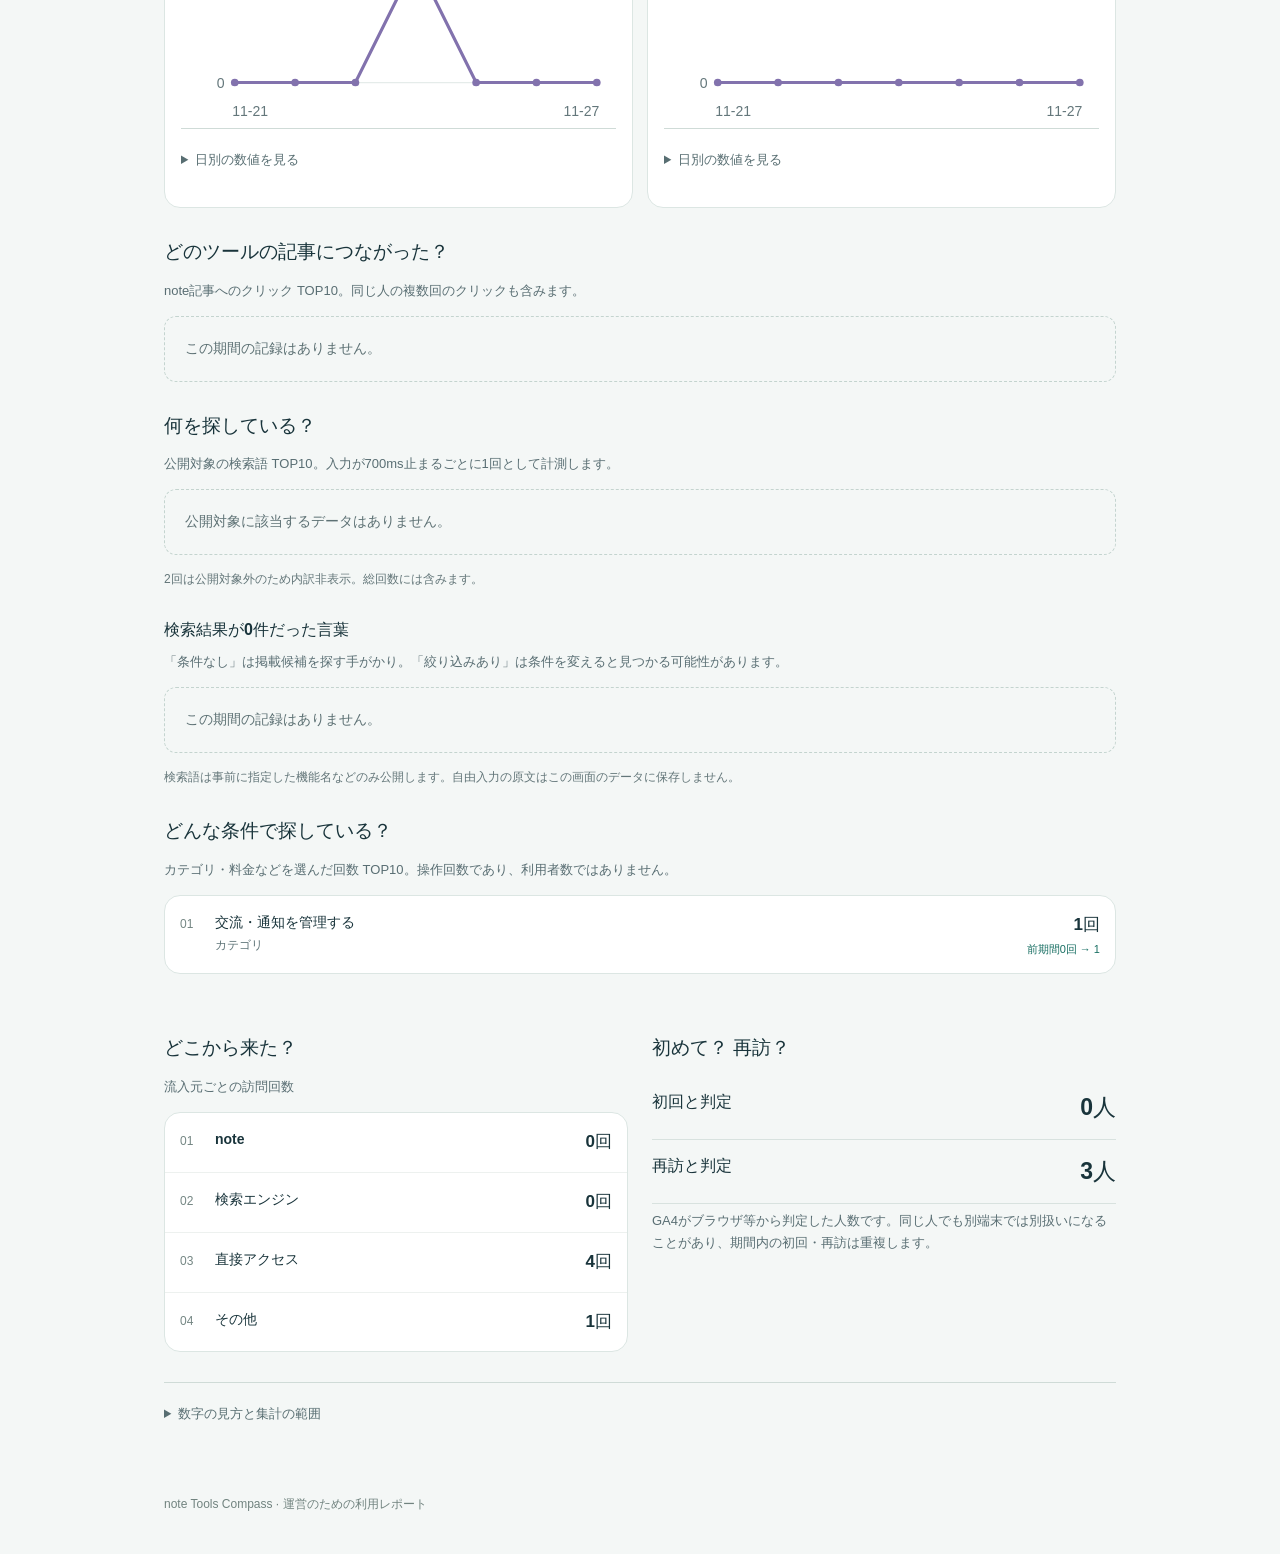
<file: analytics/index.html>
<!doctype html>
<html lang="ja">
<head>
<meta charset="utf-8"><meta name="viewport" content="width=device-width, initial-scale=1">
<meta name="robots" content="noindex,nofollow">
<meta http-equiv="Content-Security-Policy" content="default-src 'self'; script-src 'self'; style-src 'self'; img-src 'self'; connect-src 'self'; object-src 'none'; base-uri 'none'; form-action 'none'">
<title>Compass 利用レポート</title>
<link rel="stylesheet" href="dashboard.css"><script src="dashboard.js" defer></script>
</head>
<body>
<header><div class="brand">COMPASS <span>利用レポート</span></div><h1>使われ方を、ひと目で。</h1><p>どれくらい使われ、何が探され、記事につながったか。</p></header>
<main>
<nav aria-label="集計期間"><button data-period="today" aria-pressed="false">今日</button><button data-period="7" aria-pressed="true">過去7日</button><button data-period="30" aria-pressed="false">過去30日</button></nav>
<p id="period-label" class="period"></p><p id="freshness" class="muted"></p>
<div id="notice" role="status">データを読み込んでいます…</div>
<div id="report" hidden>
<section aria-labelledby="overview-title"><h2 id="overview-title">今、どれくらい使われている？</h2><div id="metrics" class="metrics"></div></section>
<section class="summary" aria-labelledby="summary-title"><h2 id="summary-title">この期間の変化</h2><ul id="insights"></ul></section>
<section aria-labelledby="trend-title"><h2 id="trend-title">利用は増えている？</h2><p class="muted">日別の推移。同じ指標の中で高さを比較できます。</p><div id="trends" class="trends"></div></section>
<section aria-labelledby="tools-title"><h2 id="tools-title">どのツールの記事につながった？</h2><p class="muted">note記事へのクリック TOP10。同じ人の複数回のクリックも含みます。</p><div id="tools"></div></section>
<section aria-labelledby="search-title"><h2 id="search-title">何を探している？</h2><p class="muted">公開対象の検索語 TOP10。入力が700ms止まるごとに1回として計測します。</p><div id="keywords"></div><h3>検索結果が0件だった言葉</h3><p class="muted">「条件なし」は掲載候補を探す手がかり。「絞り込みあり」は条件を変えると見つかる可能性があります。</p><div id="zeroSearches"></div><p class="privacy">検索語は事前に指定した機能名などのみ公開します。自由入力の原文はこの画面のデータに保存しません。</p></section>
<section aria-labelledby="filters-title"><h2 id="filters-title">どんな条件で探している？</h2><p class="muted">カテゴリ・料金などを選んだ回数 TOP10。操作回数であり、利用者数ではありません。</p><div id="filters"></div></section>
<div class="secondary">
<section aria-labelledby="sources-title"><h2 id="sources-title">どこから来た？</h2><p class="muted">流入元ごとの訪問回数</p><div id="sources"></div></section>
<section aria-labelledby="audience-title"><h2 id="audience-title">初めて？ 再訪？</h2><div id="audience"></div><p class="muted">GA4がブラウザ等から判定した人数です。同じ人でも別端末では別扱いになることがあり、期間内の初回・再訪は重複します。</p></section>
</div>
<details><summary>数字の見方と集計の範囲</summary><p>利用者は期間内の重複を除いたGA4の総ユーザー数。訪問はセッション数、ページ表示はCompass本体の表示回数です。検索やクリックは操作回数で、ツール自体の利用・購入を示すものではありません。</p><p>過去7日・30日は昨日までの完了した日付を集計し、その直前の同日数と比較します。「今日」は取得時点で終了した時間帯までを、昨日の同じ時間帯と比較します。GA4の処理遅延により、特に直近の値は後から変わります。</p><p>計測拒否や広告ブロック等による未計測があります。分析ページ自身の閲覧は集計対象外です。URLを知っている人はこの集計データを閲覧できます。</p></details>
</div>
<noscript>このレポートの表示にはJavaScriptが必要です。</noscript>
</main><footer>note Tools Compass · 運営のための利用レポート</footer>
</body></html>
</file>
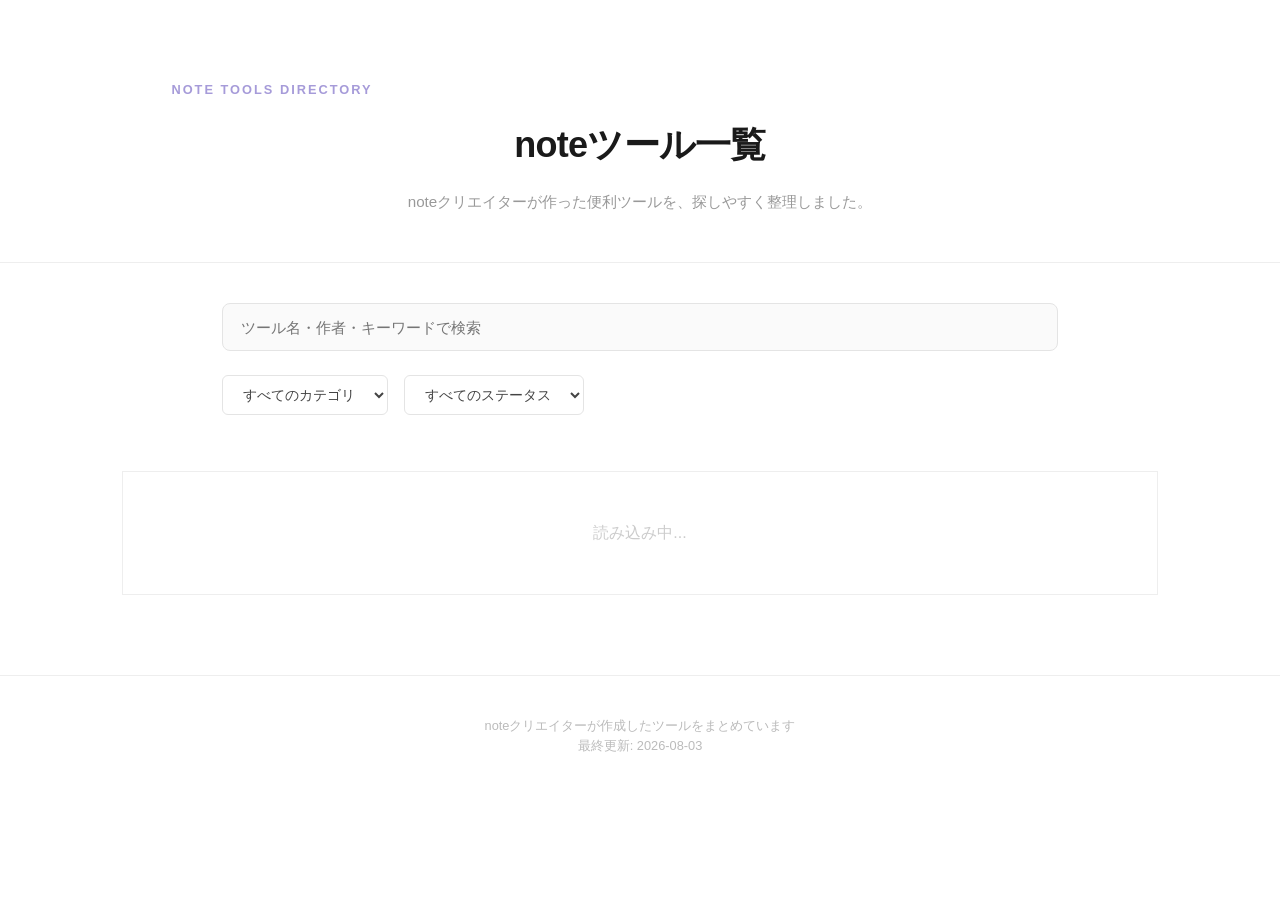
<file: note tools site.html>
<!DOCTYPE html>
<html lang="ja">
<head>
<meta charset="UTF-8">
<meta name="viewport" content="width=device-width, initial-scale=1.0">
<title>noteツール一覧</title>
<style>
  * { box-sizing: border-box; margin: 0; padding: 0; }
  body {
    font-family: -apple-system, BlinkMacSystemFont, "Segoe UI", "Hiragino Kaku Gothic ProN", "Hiragino Sans", sans-serif;
    color: #1A1A1A;
    background: #FFFFFF;
    line-height: 1.6;
  }

  .header {
    padding: 5rem 2rem 3rem;
    text-align: center;
    border-bottom: 1px solid #EEEEEE;
  }
  .header .eyebrow {
    font-size: 0.8rem;
    color: #A69BD9;
    margin: 0 0 1rem;
    text-transform: uppercase;
    letter-spacing: 2px;
    font-weight: 600;
  }
  .header h1 {
    font-size: 2.25rem;
    font-weight: 700;
    margin: 0 0 1rem;
    letter-spacing: -0.02em;
  }
  .header p {
    font-size: 0.95rem;
    color: #999;
    max-width: 480px;
    margin: 0 auto;
  }

  .controls {
    padding: 2.5rem 2rem;
    max-width: 900px;
    margin: 0 auto;
  }
  .search-wrap { margin-bottom: 1.5rem; }
  #searchInput {
    width: 100%;
    padding: 0.9rem 1.1rem;
    font-size: 0.95rem;
    border: 1px solid #E4E4E4;
    border-radius: 8px;
    outline: none;
    background: #FAFAFA;
    color: #1A1A1A;
    transition: all 0.2s;
  }
  #searchInput:focus {
    border-color: #A69BD9;
    background: #FFFFFF;
  }

  .filter-row {
    display: flex;
    gap: 1rem;
    flex-wrap: wrap;
    align-items: center;
  }
  select {
    padding: 0.65rem 1rem;
    border: 1px solid #E4E4E4;
    border-radius: 6px;
    font-size: 0.85rem;
    background: #FFFFFF;
    color: #444;
    cursor: pointer;
    outline: none;
  }
  #resetBtn {
    padding: 0.65rem 1rem;
    background: transparent;
    border: none;
    cursor: pointer;
    font-size: 0.85rem;
    color: #A69BD9;
    display: none;
    font-weight: 500;
    text-decoration: underline;
  }
  #resultCount {
    margin-left: auto;
    font-size: 0.82rem;
    color: #BBB;
  }

  .grid-wrap {
    max-width: 1100px;
    margin: 0 auto;
    padding: 1rem 2rem 5rem;
  }
  #toolsGrid {
    display: grid;
    grid-template-columns: repeat(auto-fill, minmax(300px, 1fr));
    gap: 1px;
    background: #EEEEEE;
    border: 1px solid #EEEEEE;
  }
  .empty-state, .loading-state {
    grid-column: 1 / -1;
    text-align: center;
    padding: 3rem;
    color: #CCC;
    background: white;
  }

  .card {
    text-decoration: none;
    display: block;
    background: white;
  }
  .card-inner {
    padding: 1.75rem;
    height: 100%;
    display: flex;
    flex-direction: column;
    transition: background 0.15s;
  }
  .card-inner:hover { background: #FAFAFA; }

  .card-top {
    display: flex;
    justify-content: space-between;
    align-items: flex-start;
    margin-bottom: 0.6rem;
    gap: 0.75rem;
  }
  .card-title {
    font-size: 1rem;
    font-weight: 600;
    color: #1A1A1A;
    line-height: 1.4;
  }
  .badge {
    font-size: 0.7rem;
    padding: 0.25rem 0.6rem;
    border-radius: 20px;
    white-space: nowrap;
    font-weight: 600;
    flex-shrink: 0;
    border: 1px solid currentColor;
  }
  .card-author {
    font-size: 0.78rem;
    color: #BBB;
    margin-bottom: 0.9rem;
  }
  .card-desc {
    font-size: 0.87rem;
    color: #666;
    margin-bottom: 1.2rem;
    flex: 1;
  }
  .card-category {
    font-size: 0.75rem;
    color: #A69BD9;
    font-weight: 500;
  }

  .footer {
    padding: 2.5rem 2rem;
    text-align: center;
    color: #BBB;
    font-size: 0.8rem;
    border-top: 1px solid #EEEEEE;
  }
</style>
</head>
<body>

  <div class="header">
    <p class="eyebrow">note tools directory</p>
    <h1>noteツール一覧</h1>
    <p>noteクリエイターが作った便利ツールを、探しやすく整理しました。</p>
  </div>

  <div class="controls">
    <div class="search-wrap">
      <input type="text" id="searchInput" placeholder="ツール名・作者・キーワードで検索">
    </div>
    <div class="filter-row">
      <select id="categoryFilter"><option value="">すべてのカテゴリ</option></select>
      <select id="statusFilter"><option value="">すべてのステータス</option></select>
      <button id="resetBtn">条件をクリア</button>
      <span id="resultCount"></span>
    </div>
  </div>

  <div class="grid-wrap">
    <div id="toolsGrid">
      <div class="loading-state">読み込み中...</div>
    </div>
  </div>

  <div class="footer">
    <p>noteクリエイターが作成したツールをまとめています</p>
    <p>最終更新: 2026-08-03</p>
  </div>

<script>
const CSV_URL = './note_tools.csv';

let allTools = [];

function statusLabel(status) {
  if (status.includes('無料')) return { text: '無料', color: '#3A8A5E' };
  if (status.includes('有料')) return { text: '有料', color: '#B8722E' };
  if (status.includes('開発中')) return { text: '開発中', color: '#8B5FBF' };
  if (status.includes('メンバーシップ')) return { text: '限定', color: '#3B6FA6' };
  return { text: status, color: '#888' };
}

// Simple CSV parser that handles quoted fields with commas
function parseCSV(text) {
  const rows = [];
  let row = [];
  let field = '';
  let inQuotes = false;

  for (let i = 0; i < text.length; i++) {
    const char = text[i];
    const next = text[i + 1];

    if (inQuotes) {
      if (char === '"' && next === '"') { field += '"'; i++; }
      else if (char === '"') { inQuotes = false; }
      else { field += char; }
    } else {
      if (char === '"') { inQuotes = true; }
      else if (char === ',') { row.push(field); field = ''; }
      else if (char === '\n') { row.push(field); rows.push(row); row = []; field = ''; }
      else if (char === '\r') { /* skip */ }
      else { field += char; }
    }
  }
  if (field.length > 0 || row.length > 0) { row.push(field); rows.push(row); }
  return rows;
}

async function loadTools() {
  try {
    console.log('Sheet ID:', SHEET_ID);
    console.log('CSV URL:', CSV_URL);
    
    const response = await fetch(CSV_URL);
    console.log('Response status:', response.status);
    
    if (!response.ok) {
      throw new Error(`HTTP error! status: ${response.status}`);
    }
    
    const csvText = await response.text();
    console.log('CSV length:', csvText.length);
    console.log('First 200 chars:', csvText.substring(0, 200));
    
    const rows = parseCSV(csvText).filter(r => r.some(cell => cell.trim() !== ''));

    allTools = rows.slice(1).map(r => ({
      name: (r[0] || '').trim(),
      author: (r[1] || '').trim(),
      category: (r[2] || '').trim(),
      description: (r[3] || '').trim(),
      status: (r[4] || '').trim(),
      link: (r[5] || '').trim()
    }));

    const categories = [...new Set(allTools.map(t => t.category))].filter(Boolean).sort();
    const statuses = [...new Set(allTools.map(t => t.status))].filter(Boolean).sort();

    const categorySelect = document.getElementById('categoryFilter');
    categories.forEach(cat => {
      const option = document.createElement('option');
      option.value = cat;
      option.textContent = `${cat} (${allTools.filter(t => t.category === cat).length})`;
      categorySelect.appendChild(option);
    });

    const statusSelect = document.getElementById('statusFilter');
    statuses.forEach(status => {
      const option = document.createElement('option');
      option.value = status;
      option.textContent = status;
      statusSelect.appendChild(option);
    });

    renderTools();
    attachListeners();
  } catch (error) {
    console.error('Error loading tools:', error);
    const errorMsg = `データ読み込みエラー:<br>${error.message}<br><br>確認項目:<br>1. Google Sheetが「リンクを知っている全員が閲覧可能」になっているか<br>2. Sheet IDが正しいか: ${SHEET_ID}`;
    document.getElementById('toolsGrid').innerHTML =
      `<div class="empty-state">${errorMsg}</div>`;
  }
}

function escapeHTML(str) {
  const div = document.createElement('div');
  div.textContent = str;
  return div.innerHTML;
}

function renderTools() {
  const searchTerm = document.getElementById('searchInput').value.toLowerCase();
  const category = document.getElementById('categoryFilter').value;
  const status = document.getElementById('statusFilter').value;

  const filtered = allTools.filter(tool => {
    const matchSearch = tool.name.toLowerCase().includes(searchTerm) ||
                       tool.author.toLowerCase().includes(searchTerm) ||
                       tool.description.toLowerCase().includes(searchTerm);
    const matchCategory = !category || tool.category === category;
    const matchStatus = !status || tool.status === status;
    return matchSearch && matchCategory && matchStatus;
  });

  document.getElementById('resultCount').textContent = `${filtered.length} 件`;
  document.getElementById('resetBtn').style.display = (searchTerm || category || status) ? 'inline-block' : 'none';

  const grid = document.getElementById('toolsGrid');
  if (filtered.length === 0) {
    grid.innerHTML = '<div class="empty-state">該当するツールが見つかりません</div>';
    return;
  }

  grid.innerHTML = filtered.map((tool) => {
    const st = statusLabel(tool.status);
    return `
    <a class="card" href="${escapeHTML(tool.link)}" target="_blank" rel="noopener noreferrer">
      <div class="card-inner">
        <div class="card-top">
          <div class="card-title">${escapeHTML(tool.name)}</div>
          <span class="badge" style="color:${st.color};">${escapeHTML(st.text)}</span>
        </div>
        <div class="card-author">${escapeHTML(tool.author)}</div>
        <div class="card-desc">${escapeHTML(tool.description)}</div>
        <div class="card-category">${escapeHTML(tool.category)}</div>
      </div>
    </a>
    `;
  }).join('');
}

function attachListeners() {
  document.getElementById('searchInput').addEventListener('input', renderTools);
  document.getElementById('categoryFilter').addEventListener('change', renderTools);
  document.getElementById('statusFilter').addEventListener('change', renderTools);
  document.getElementById('resetBtn').addEventListener('click', () => {
    document.getElementById('searchInput').value = '';
    document.getElementById('categoryFilter').value = '';
    document.getElementById('statusFilter').value = '';
    renderTools();
  });
}

loadTools();
</script>
</body>
</html>
</file>
<file: style.css>
* { box-sizing: border-box; margin: 0; padding: 0; }

body {
  font-family: -apple-system, BlinkMacSystemFont, "Segoe UI", "Hiragino Kaku Gothic ProN", "Hiragino Sans", sans-serif;
  color: #1A1A1A;
  background: #F7F8FA;
  line-height: 1.6;
  position: relative;
  isolation: isolate;
}

body::before {
  content: "";
  position: fixed;
  z-index: 0;
  top: 50%;
  left: 50%;
  width: min(760px, 72vw);
  aspect-ratio: 1;
  background: url("./sky-compass.png") center / contain no-repeat;
  opacity: 0.04;
  transform: translate(-50%, -50%);
  pointer-events: none;
}

body > * {
  position: relative;
  z-index: 1;
}

.header {
  padding: 5rem 2rem 3rem;
  text-align: center;
  border-bottom: 1px solid #EEEEEE;
}

.header .eyebrow {
  margin-bottom: 1rem;
  color: #A69BD9;
  font-size: 0.8rem;
  font-weight: 600;
  letter-spacing: 2px;
  text-transform: uppercase;
}

.header h1 {
  margin-bottom: 1rem;
  font-size: 2.25rem;
  font-weight: 700;
  letter-spacing: -0.02em;
}

.header p {
  max-width: 480px;
  margin: 0 auto;
  color: #999;
  font-size: 0.95rem;
}

.page-updated {
  display: inline-flex;
  align-items: center;
  justify-content: center;
  margin-top: 1.15rem !important;
  padding: 0.32rem 0.72rem;
  border: 1px solid #E5E0EE;
  border-radius: 999px;
  background: rgba(255, 255, 255, 0.72);
  color: #857D93 !important;
  font-size: 0.74rem !important;
  font-weight: 600;
  letter-spacing: 0.04em;
}

.controls {
  max-width: 900px;
  margin: 0 auto;
  padding: 2.5rem 2rem;
}

.update-log {
  margin-bottom: 1.1rem;
  padding: 0.85rem 0.95rem;
  border: 1px solid #E9E6F1;
  border-radius: 10px;
  background: rgba(255, 255, 255, 0.78);
  color: #6F6878;
}

.update-log h2 {
  margin-bottom: 0.35rem;
  color: #5F5868;
  font-size: 0.82rem;
  font-weight: 700;
}

.update-log-list {
  max-height: 5.25rem;
  overflow-y: auto;
  padding-right: 0.35rem;
}

.update-log-list p {
  display: flex;
  gap: 0.8rem;
  align-items: baseline;
  min-height: 1.75rem;
  border-top: 1px solid #F1EEF6;
  font-size: 0.8rem;
}

.update-log-list p:first-child { border-top: 0; }

.update-log-list time {
  flex: 0 0 4.5rem;
  color: #8D8498;
  font-weight: 700;
}

.search-wrap { margin-bottom: 1.5rem; }

#searchInput {
  width: 100%;
  padding: 0.9rem 1.1rem;
  border: 1px solid #E4E4E4;
  border-radius: 8px;
  outline: none;
  background: #FAFAFA;
  color: #1A1A1A;
  font-size: 0.95rem;
  transition: border-color 0.2s, background-color 0.2s;
}

#searchInput:focus {
  border-color: #A69BD9;
  background: #FFFFFF;
}

.filter-row {
  display: grid;
  grid-template-columns: minmax(0, 1fr) auto;
  gap: 0.75rem 1rem;
  align-items: center;
  padding: 0.8rem;
  border: 1px solid #E9E6F1;
  border-radius: 14px;
  background: rgba(255, 255, 255, 0.82);
  box-shadow: 0 8px 24px rgba(72, 59, 104, 0.06);
  backdrop-filter: blur(8px);
}

.select-filters {
  display: grid;
  grid-template-columns: minmax(180px, 1.35fr) minmax(150px, 1fr);
  gap: 0.65rem;
  min-width: 0;
}

select {
  width: 100%;
  min-width: 0;
  padding: 0.72rem 2.25rem 0.72rem 0.9rem;
  border: 1px solid #E4E0EC;
  border-radius: 10px;
  outline: none;
  background-color: #FFFFFF;
  color: #4B4655;
  box-shadow: 0 1px 0 rgba(255, 255, 255, 0.9) inset;
  cursor: pointer;
  font-size: 0.82rem;
  font-weight: 500;
  transition: border-color 0.15s ease, box-shadow 0.15s ease, background-color 0.15s ease;
}

select:hover {
  border-color: #CDC6DF;
  background-color: #FCFBFE;
}

select:focus {
  border-color: #A69BD9;
  box-shadow: 0 0 0 3px rgba(166, 155, 217, 0.16);
}

#categoryFilter { border-left: 3px solid #A69BD9; }
#priceFilter { border-left: 3px solid #82B39A; }

.toggle-filters {
  display: flex;
  align-items: center;
  justify-content: flex-end;
  gap: 0.55rem;
  flex-wrap: wrap;
}

.toggle-control {
  position: relative;
  display: inline-flex;
  align-items: center;
  gap: 0.55rem;
  min-height: 2.65rem;
  padding: 0.48rem 0.72rem;
  border: 1px solid #E6E1EB;
  border-radius: 12px;
  background: #FFFFFF;
  color: #5A5362;
  cursor: pointer;
  user-select: none;
  transition: border-color 0.15s ease, background-color 0.15s ease, box-shadow 0.15s ease;
}

.toggle-control:hover {
  border-color: #D3CADC;
  background: #FCFBFD;
}

.toggle-control input {
  position: absolute;
  width: 1px;
  height: 1px;
  opacity: 0;
  pointer-events: none;
}

.toggle-track {
  position: relative;
  flex: 0 0 auto;
  width: 2.15rem;
  height: 1.22rem;
  border: 1px solid #D5CFDA;
  border-radius: 999px;
  background: #EEEAF0;
  transition: background-color 0.18s ease, border-color 0.18s ease;
}

.toggle-knob {
  position: absolute;
  top: 50%;
  left: 0.14rem;
  width: 0.86rem;
  height: 0.86rem;
  border-radius: 50%;
  background: #FFFFFF;
  box-shadow: 0 1px 4px rgba(65, 48, 73, 0.22);
  transform: translateY(-50%);
  transition: transform 0.18s ease;
}

.toggle-text {
  font-size: 0.78rem;
  font-weight: 600;
  white-space: nowrap;
}

.toggle-control input:checked + .toggle-track .toggle-knob { transform: translate(0.91rem, -50%); }
.toggle-thumbnail input:checked + .toggle-track { border-color: #D2A05F; background: #E5B978; }
.toggle-favorite input:checked + .toggle-track { border-color: #D97B9A; background: #E99AB4; }
.toggle-control:has(input:checked) { background: #FFFDFE; }
.toggle-control:has(input:focus-visible) { outline: 2px solid #A69BD9; outline-offset: 2px; }

.filter-meta {
  grid-column: 1 / -1;
  display: flex;
  align-items: center;
  justify-content: space-between;
  gap: 1rem;
}

#resetBtn {
  padding: 0.7rem 0.85rem;
  border: 1px solid transparent;
  border-radius: 9px;
  background: #F6F3FB;
  color: #7667A5;
  cursor: pointer;
  font-size: 0.78rem;
  font-weight: 600;
  white-space: nowrap;
  transition: background-color 0.15s ease, border-color 0.15s ease;
}

#resetBtn[hidden] { display: none; }

#resetBtn:hover {
  border-color: #DDD6ED;
  background: #EEE9F7;
}

#resultCount {
  color: #9C96A7;
  font-size: 0.78rem;
  font-weight: 600;
}

.grid-wrap {
  max-width: 1100px;
  margin: 0 auto;
  padding: 1rem 2rem 5rem;
}

#toolsGrid {
  display: grid;
  grid-template-columns: repeat(auto-fill, minmax(300px, 1fr));
  gap: 1px;
  border: 1px solid #EEEEEE;
  background: #EEEEEE;
}

.empty-state,
.loading-state {
  grid-column: 1 / -1;
  padding: 3rem;
  background: white;
  color: #CCC;
  text-align: center;
}

.card {
  overflow: hidden;
  background: white;
}

.card-thumbnail-link,
.card-title-link,
.card-body-link {
  color: inherit;
  text-decoration: none;
}

.card-thumbnail-link { display: block; }
.card-title-link { min-width: 0; }

.card-body-link {
  display: flex;
  flex: 1;
  flex-direction: column;
}

.card-thumbnail {
  display: block;
  width: 100%;
  aspect-ratio: 1.91 / 1;
  background: #F7F7F7;
  object-fit: cover;
}

.card-inner {
  display: flex;
  flex-direction: column;
  height: 100%;
  padding: 1.75rem;
  transition: background 0.15s;
}

.card-inner:hover { background: #FAFAFA; }

.card-top {
  display: flex;
  align-items: flex-start;
  justify-content: space-between;
  gap: 0.75rem;
  margin-bottom: 0.6rem;
}

.card-title-wrap {
  display: flex;
  align-items: flex-start;
  gap: 0.5rem;
  min-width: 0;
}

.favorite-btn {
  display: inline-flex;
  flex: 0 0 auto;
  align-items: center;
  justify-content: center;
  width: 1.75rem;
  height: 1.75rem;
  margin-top: -0.12rem;
  padding: 0;
  border: 1px solid #E6DEE7;
  border-radius: 50%;
  background: #FFFFFF;
  color: #B8AFBD;
  box-shadow: 0 1px 3px rgba(75, 55, 75, 0.08);
  cursor: pointer;
  font-size: 1rem;
  line-height: 1;
  transition: color 0.15s ease, border-color 0.15s ease, background-color 0.15s ease, transform 0.15s ease, box-shadow 0.15s ease;
}

.favorite-btn:hover {
  border-color: #E2B6C5;
  background: #FFF7FA;
  color: #C96F8F;
  box-shadow: 0 3px 8px rgba(201, 111, 143, 0.14);
  transform: translateY(-1px);
}

.favorite-btn:focus-visible {
  outline: 2px solid #D8A5B7;
  outline-offset: 3px;
}

.favorite-btn.is-favorite {
  border-color: #E6AFC1;
  background: #FDEEF3;
  color: #D85F86;
}

.card-title {
  color: #1A1A1A;
  font-size: 1rem;
  font-weight: 600;
  line-height: 1.4;
  overflow-wrap: anywhere;
}

.badge {
  flex-shrink: 0;
  padding: 0.25rem 0.6rem;
  border: 1px solid currentColor;
  border-radius: 20px;
  font-size: 0.7rem;
  font-weight: 600;
  white-space: nowrap;
}

.badge-free { color: #3A8A5E; }
.badge-conditional { color: #4A769F; }
.badge-low { color: #B8722E; }
.badge-mid { color: #A36635; }
.badge-high { color: #955A43; }
.badge-membership { color: #3B6FA6; }
.badge-unknown { color: #888; }

.badge-stack {
  display: flex;
  flex: 0 0 auto;
  flex-direction: column;
  align-items: flex-end;
  gap: 0.35rem;
}

.availability-badge {
  padding: 0.18rem 0.5rem;
  border: 1px solid #B99CD7;
  border-radius: 999px;
  background: #F8F2FC;
  color: #8255AC;
  font-size: 0.65rem;
  font-weight: 700;
  white-space: nowrap;
}

.card-author {
  margin-bottom: 0.9rem;
  color: #BBB;
  font-size: 0.78rem;
}

.card-desc {
  flex: 1;
  margin-bottom: 1.2rem;
  color: #666;
  font-size: 0.87rem;
}

.card-status-detail {
  margin: -0.35rem 0 0.9rem;
  color: #9991A1;
  font-size: 0.72rem;
  line-height: 1.5;
}

.card-category {
  color: #A69BD9;
  font-size: 0.75rem;
  font-weight: 500;
}

.policy-wrap {
  max-width: 900px;
  margin: 0 auto 4rem;
  padding: 0 2rem;
}

.policy {
  border-top: 1px solid #EEEEEE;
  border-bottom: 1px solid #EEEEEE;
}

.policy summary {
  padding: 1rem 0;
  color: #777;
  cursor: pointer;
  font-size: 0.85rem;
  font-weight: 600;
  list-style-position: inside;
}

.policy-content {
  padding-bottom: 1.5rem;
  color: #777;
  font-size: 0.82rem;
  line-height: 1.8;
}

.policy-content h2 {
  margin: 1.25rem 0 0.45rem;
  color: #555;
  font-size: 0.9rem;
}

.policy-content p { margin-bottom: 0.7rem; }
.policy-content ul { margin: 0.3rem 0 0.9rem 1.4rem; }
.policy-content li { margin-bottom: 0.3rem; }

.footer {
  padding: 2.5rem 2rem;
  border-top: 1px solid #EEEEEE;
  color: #BBB;
  font-size: 0.8rem;
  text-align: center;
}

@media (max-width: 780px) {
  .filter-row { grid-template-columns: 1fr; }
  .toggle-filters { justify-content: flex-start; }
}

@media (max-width: 640px) {
  body::before {
    width: 110vw;
    opacity: 0.035;
  }

  .controls { padding: 2rem 1rem; }

  .filter-row {
    gap: 0.55rem;
    padding: 0.7rem;
  }

  .select-filters { grid-template-columns: 1fr; }

  .toggle-filters {
    display: grid;
    grid-template-columns: 1fr 1fr;
  }

  .toggle-control { justify-content: center; }
}

@media (max-width: 420px) {
  .toggle-filters { grid-template-columns: 1fr; }
  .toggle-control { justify-content: flex-start; }
}

/* Discovery controls: compact, accessible entry points */
.quick-guide {
  margin-bottom: 1rem;
  color: #655D70;
  font-size: 0.85rem;
  line-height: 1.7;
}
.purpose-search { margin-bottom: 1.2rem; }
.purpose-search h2 {
  margin-bottom: 0.55rem;
  color: #4F485B;
  font-size: 0.95rem;
}
.purpose-buttons {
  display: flex;
  flex-wrap: wrap;
  gap: 0.5rem;
}
.purpose-buttons button {
  padding: 0.56rem 0.85rem;
  border: 1px solid #DCD5E8;
  border-radius: 999px;
  background: #FFFFFF;
  color: #65557E;
  font: inherit;
  font-size: 0.81rem;
  font-weight: 600;
  cursor: pointer;
}
.purpose-buttons button:hover { background: #F4F0FA; }
.purpose-buttons button.is-active {
  border-color: #9B89C6;
  background: #EDE6F8;
  color: #4B3676;
}
.purpose-buttons button:focus-visible {
  outline: 2px solid #7865B0;
  outline-offset: 2px;
}
.select-filters { grid-template-columns: minmax(160px, 1.4fr) minmax(140px, 1fr) minmax(140px, 1fr); }
#sortOrder { border-left: 3px solid #99A9CC; }
@media (max-width: 780px) {
  .select-filters { grid-template-columns: 1fr 1fr; }
  #sortOrder { grid-column: 1 / -1; }
}
@media (max-width: 640px) {
  .select-filters { grid-template-columns: 1fr; }
  #sortOrder { grid-column: auto; }
}

/* Distinguish the purpose shortcuts from the detailed search controls. */
.detailed-search-heading {
  padding-top: 1.15rem;
  margin-bottom: 0.85rem;
  border-top: 1px solid #E9E6F1;
}
.detailed-search-heading h2 {
  margin-bottom: 0.3rem;
  color: #4F485B;
  font-size: 0.95rem;
  font-weight: 700;
}
.detailed-search-heading .quick-guide {
  margin-bottom: 0;
  font-size: 0.84rem;
}
.detailed-search-heading .quick-guide strong { color: #4F485B; }
.filter-row + .update-log {
  margin-top: 1.2rem;
  margin-bottom: 0;
}

/* Results context and recovery actions, placed adjacent to the tool list. */
.results-overview {
  margin-bottom: 0.85rem;
  padding: 0.8rem 0.95rem;
  border: 1px solid #E9E6F1;
  border-radius: 12px;
  background: rgba(255, 255, 255, 0.88);
  scroll-margin-top: 0.75rem;
}
.results-heading {
  display: flex;
  align-items: center;
  justify-content: space-between;
  gap: 0.65rem;
  flex-wrap: wrap;
}
.results-heading h2 {
  color: #504958;
  font-size: 0.95rem;
}
#resultSummaryCount {
  color: #857D93;
  font-size: 0.8rem;
}
.results-actions {
  display: flex;
  align-items: center;
  flex-wrap: wrap;
  gap: 0.75rem;
}
.results-actions a, .results-actions button {
  color: #65528C;
  font: inherit;
  font-size: 0.78rem;
  font-weight: 600;
}
.results-actions button {
  padding: 0.25rem 0.5rem;
  border: 1px solid #DDD6ED;
  border-radius: 6px;
  background: #F6F3FB;
  cursor: pointer;
}
.results-actions button[hidden], .active-filters[hidden] { display: none; }
.active-filters {
  display: flex;
  flex-wrap: wrap;
  gap: 0.45rem;
  margin-top: 0.75rem;
}
.filter-chip {
  padding: 0.3rem 0.55rem;
  border: 1px solid #DAD2EA;
  border-radius: 999px;
  background: #F4F0FA;
  color: #534475;
  font: inherit;
  font-size: 0.76rem;
  cursor: pointer;
}
.filter-chip:hover, .results-actions button:hover { background: #EDE6F8; }
.filter-chip:focus-visible, .results-actions button:focus-visible, .results-actions a:focus-visible {
  outline: 2px solid #7865B0;
  outline-offset: 2px;
}
.empty-state { color: #615A69; }
.empty-state p { margin-bottom: 0.55rem; }
#emptyResetBtn {
  margin-top: 0.3rem;
  padding: 0.65rem 0.95rem;
  border: 1px solid #CFC4E2;
  border-radius: 8px;
  background: #F4F0FA;
  color: #514175;
  cursor: pointer;
  font: inherit;
  font-size: 0.86rem;
  font-weight: 600;
}
#emptyResetBtn:hover { background: #EDE6F8; }
#emptyResetBtn:focus-visible { outline: 2px solid #7865B0; outline-offset: 2px; }
@media (max-width: 640px) {
  .results-overview { padding: 0.75rem; }
}

/* On narrow phones, the previous 300px card minimum exceeded the content area. */
@media (max-width: 640px) {
  .grid-wrap { padding: 1rem 1rem 3rem; }
  #toolsGrid { grid-template-columns: minmax(0, 1fr); }
}

/* Compact, purpose-first discovery: keep the tools visible above the fold. */
.header { padding: 2rem 1.5rem 1.5rem; }
.header .eyebrow { margin-bottom: 0.45rem; font-size: 0.72rem; }
.header h1 { margin-bottom: 0.45rem; font-size: 1.85rem; }
.header p { font-size: 0.85rem; }
.page-updated { margin-top: 0.65rem !important; }
.controls { padding: 1.25rem 2rem 0.35rem; }
.visually-hidden {
  position: absolute; width: 1px; height: 1px; overflow: hidden;
  clip: rect(0, 0, 0, 0); white-space: nowrap; clip-path: inset(50%);
}
.search-wrap { margin-bottom: 0.85rem; }
#searchInput {
  border-radius: 11px; background: #FFFFFF; padding: 0.78rem 0.9rem;
}
.purpose-search { margin-bottom: 0.85rem; }
.purpose-search h2 { margin-bottom: 0.42rem; font-size: 0.85rem; }
.purpose-buttons { gap: 0.4rem; }
.purpose-buttons button { padding: 0.43rem 0.7rem; font-size: 0.77rem; }
.advanced-search {
  border: 1px solid #E9E6F1; border-radius: 10px;
  background: rgba(255,255,255,0.75);
}
.advanced-search summary {
  cursor: pointer; padding: 0.7rem 0.85rem; color: #5B4E72;
  font-size: 0.86rem; font-weight: 700;
}
.advanced-search summary span { margin-left: 0.35rem; color: #91899B; font-size: 0.72rem; font-weight: 400; }
.advanced-search-content { padding: 0 0.7rem 0.75rem; }
.advanced-search .quick-guide { font-size: 0.78rem; margin: 0.15rem 0.25rem 0.65rem; line-height: 1.6; }
.advanced-search .filter-row { box-shadow: none; }
.advanced-search summary:focus-visible,
.update-log summary:focus-visible { outline: 2px solid #7865B0; outline-offset: 2px; }
.grid-wrap { padding-top: 0.7rem; }
.results-overview { margin-bottom: 0.55rem; padding: 0.65rem 0.85rem; }
.results-heading h2 { font-size: 0.88rem; }
#resetBtn { font-size: 0.77rem; padding: 0.35rem 0.6rem; }
#resetBtn[hidden] { display: none; }
.update-log {
  margin: 0 0 0.75rem; padding: 0.0rem 0.85rem;
  box-shadow: none; background: rgba(255,255,255,0.55);
}
.update-log summary { padding: 0.52rem 0; cursor: pointer; font-size: 0.8rem; font-weight: 600; }
.update-log-list { margin: 0 0 0.45rem; }
@media (max-width: 640px) {
  .header { padding: 1.45rem 1rem 1.1rem; }
  .header h1 { font-size: 1.6rem; }
  .header .eyebrow { font-size: 0.68rem; }
  .controls { padding: 0.95rem 1rem 0.2rem; }
  .grid-wrap { padding-top: 0.45rem; }
  .advanced-search summary span { font-size: 0.69rem; }
}
</file>
<file: analytics/dashboard.css>
:root{font-family:-apple-system,BlinkMacSystemFont,"Segoe UI","Noto Sans JP",sans-serif;color:#19343b;background:#f4f7f6;font-synthesis:none}*{box-sizing:border-box}body{margin:0;line-height:1.7}header,main,footer{max-width:1000px;margin:auto;padding:24px}header{padding-top:40px;padding-bottom:16px}.brand{font-size:13px;font-weight:800;letter-spacing:.12em;color:#237468}.brand span{letter-spacing:0;font-weight:500;margin-left:10px}h1{font-size:clamp(25px,5vw,36px);letter-spacing:-.04em;margin:12px 0 5px}header p{margin:0;color:#52686c;font-size:14px}nav{display:flex;gap:7px;position:sticky;top:0;background:#f4f7f6;padding:12px 0;z-index:2}button{font:inherit;border:1px solid #c9d7d4;background:white;border-radius:12px;padding:10px 20px;color:#314f54;cursor:pointer;min-height:46px}button[aria-pressed=true]{background:#19695e;color:white;border-color:#19695e}button:focus-visible,summary:focus-visible{outline:3px solid #dba849;outline-offset:3px}.period{font-weight:700;margin:12px 0 0;font-size:14px}.muted,#freshness{font-size:13px;color:#596e73;margin:6px 0 14px}#notice{background:#fff4d9;border:1px solid #e5d1a2;border-radius:12px;padding:15px;margin:14px 0;font-size:14px}#notice:empty{display:none}section{margin:30px 0}h2{font-size:19px;line-height:1.45;margin:0 0 14px}h3{font-size:16px;margin:26px 0 8px}.metrics{display:grid;grid-template-columns:repeat(3,minmax(0,1fr));gap:12px}.metric{background:white;border:1px solid #dce6e3;border-radius:16px;padding:18px}.metric.primary{border-top:3px solid #258472}.metric-label{font-size:13px;color:#52696e}.value{font-size:34px;line-height:1.4;font-weight:750;letter-spacing:-.04em;white-space:nowrap}.unit{font-size:13px;font-weight:400;margin-left:5px;letter-spacing:0}.delta{font-size:13px;font-weight:650}.up{color:#176e62}.down{color:#a34e35}.same{color:#66787b}.previous{font-size:11px;color:#64777b}.summary{background:#e5f0ed;border-radius:16px;padding:20px}.summary ul{margin:0;padding-left:20px}.summary li{font-size:14px;margin:8px 0}.trends{display:grid;grid-template-columns:repeat(2,minmax(0,1fr));gap:14px}.chart{background:#fff;border:1px solid #dce6e3;border-radius:16px;padding:16px;min-width:0}.chart h3{margin:0;font-size:14px}.chart p{font-size:11px;color:#62777b;margin:2px 0}.chart svg{width:100%;height:auto;display:block}.chart svg text{fill:#64777b;font-size:11px}.chart .grid{stroke:#e5ecea;stroke-width:1}.chart .line{fill:none;stroke:#278171;stroke-width:2.5}.chart.actions .line{stroke:#8272ad}.chart circle{fill:#278171}.chart.actions circle{fill:#8272ad}.rank-list{list-style:none;padding:0;margin:0;background:white;border:1px solid #dce6e3;border-radius:16px;overflow:hidden}.rank-list li{display:grid;grid-template-columns:26px minmax(0,1fr) auto;gap:9px;align-items:start;padding:15px;border-bottom:1px solid #edf1ef}.rank-list li:last-child{border:0}.rank{font-size:12px;color:#748683;padding-top:3px}.name{font-size:14px;font-weight:650;overflow-wrap:anywhere}.sub{font-size:12px;color:#607579}.amount{text-align:right;font-size:17px;font-weight:750;white-space:nowrap}.amount .delta{display:block;font-size:11px;font-weight:500}.empty{border:1px dashed #c4d4cf;border-radius:12px;padding:20px;font-size:14px;color:#5d7174}.privacy{font-size:12px;color:#637679;margin-top:14px}.secondary{display:grid;grid-template-columns:repeat(2,minmax(0,1fr));gap:24px}.secondary section{min-width:0}.audience{display:flex;justify-content:space-between;padding:12px 0;border-bottom:1px solid #d8e2df}.audience strong{font-size:23px}details{border-top:1px solid #cfdbd7;padding:20px 0;color:#586e72;font-size:13px}summary{cursor:pointer;font-weight:650}footer{color:#71837f;font-size:12px;padding-bottom:40px}#report[hidden]{display:none}@media(max-width:600px){header,main,footer{padding-left:18px;padding-right:18px}header{padding-top:28px}main{padding-top:0}.metrics{grid-template-columns:repeat(2,minmax(0,1fr));gap:9px}.metric{padding:14px 12px}.value{font-size:29px}.trends,.secondary{grid-template-columns:1fr}.secondary{gap:0}button{flex:1;padding:10px 8px}h2{font-size:18px}.rank-list li{padding:13px 10px;gap:6px;grid-template-columns:22px minmax(0,1fr) auto}.amount{font-size:16px}}
</file>
